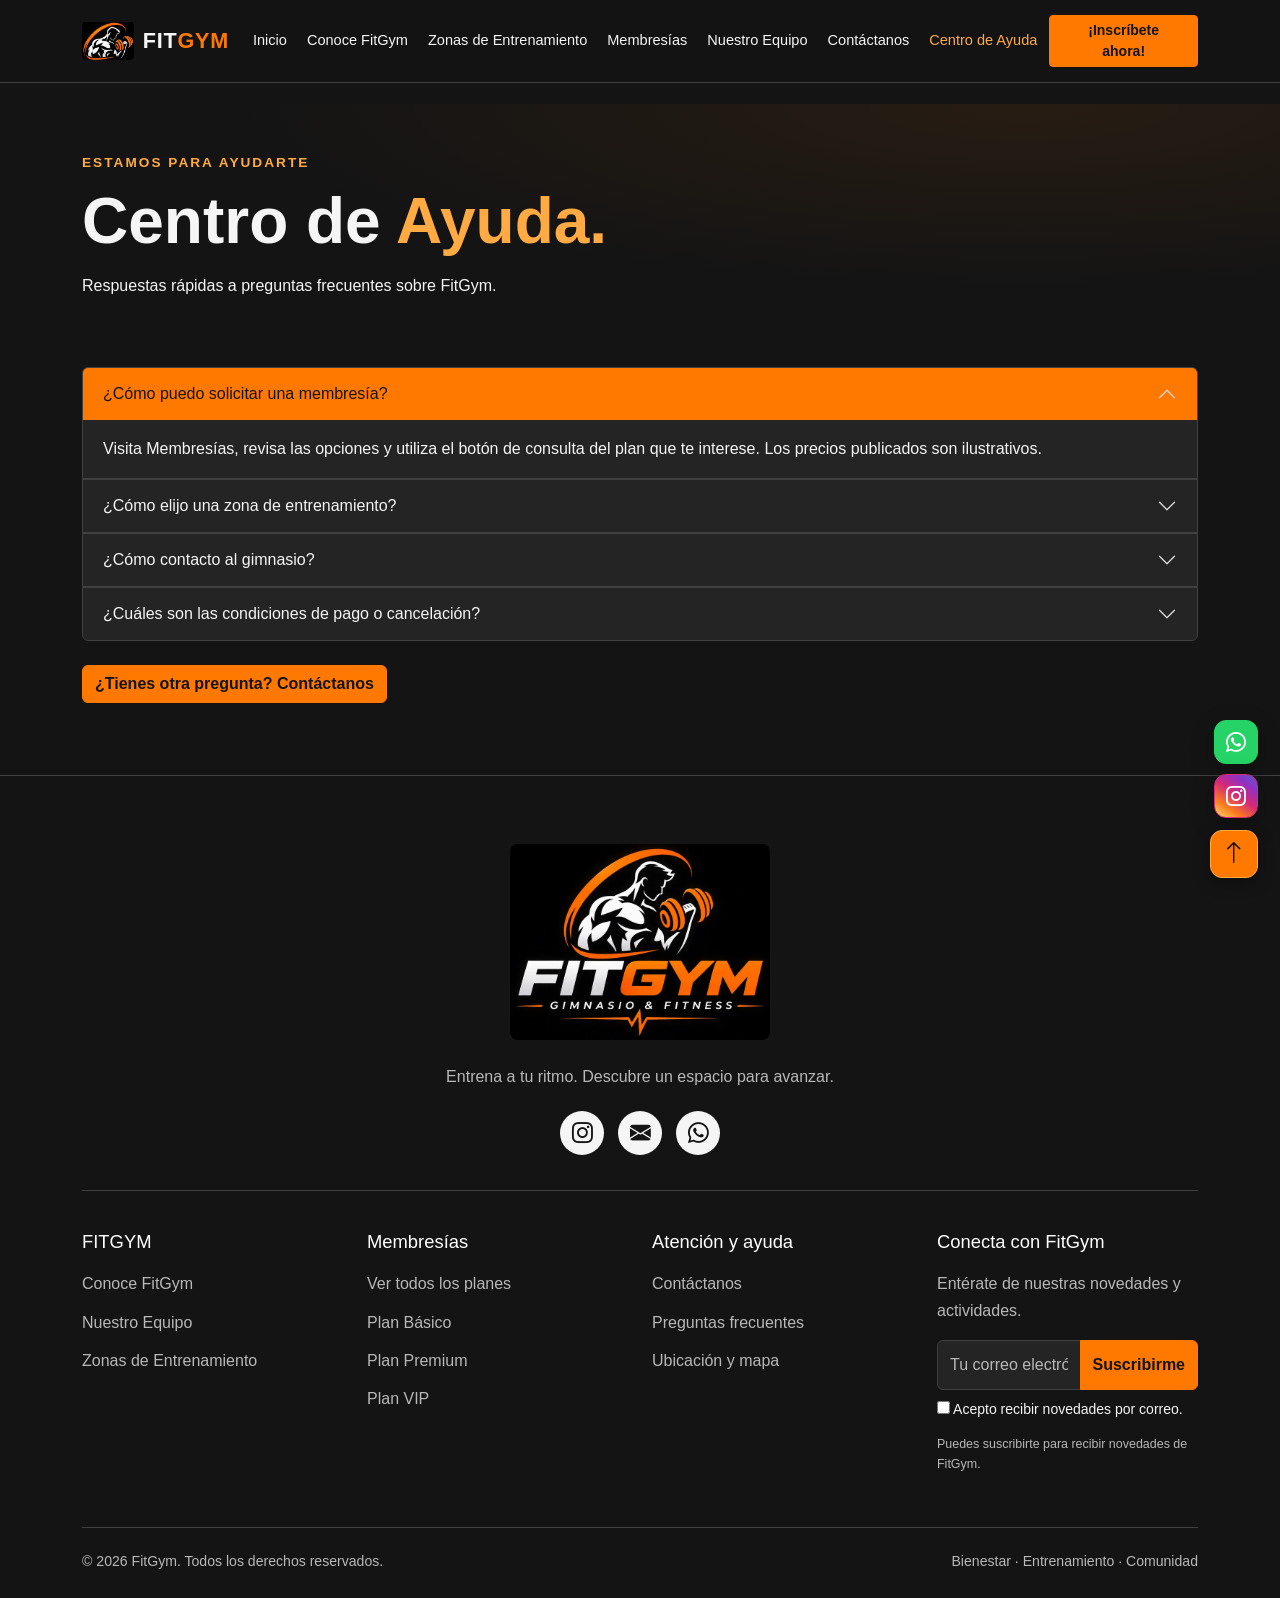
<file: ayuda.html>
<!DOCTYPE html>

<html lang="es">
<!-- Metadatos, título, estilos externos y recursos de identidad. --><head>
<!-- Codificación UTF-8 para caracteres en español. --><meta charset="utf-8"/>
<!-- Adapta el ancho de la página a la pantalla del dispositivo. --><meta content="width=device-width, initial-scale=1" name="viewport"/>
<meta content="FitGym: entrenamiento, bienestar y comunidad." name="description"/>
<title>Centro de Ayuda | FitGym</title>
<!-- Bootstrap 5: cuadrícula, componentes y utilidades responsive. --><link href="https://cdn.jsdelivr.net/npm/bootstrap@5.3.3/dist/css/bootstrap.min.css" rel="stylesheet"/>
<!-- Biblioteca de iconos de Bootstrap. --><link href="https://cdn.jsdelivr.net/npm/bootstrap-icons@1.11.3/font/bootstrap-icons.min.css" rel="stylesheet"/>
<!-- Hoja de estilos propia: personaliza Bootstrap y la identidad visual. --><link href="CCS/estilos.css" rel="stylesheet"/>
<!-- Icono de la pestaña del navegador. --><link rel="icon" type="image/png" href="IMG/favicon.png">
</head>
<body>
<!-- Menú fijo compartido: permite navegar entre las páginas. --><nav class="navbar navbar-expand-lg navbar-dark fixed-top nav-glass">
<div class="container"><!-- Logo compacto y enlace de regreso al inicio. --><a class="navbar-brand fw-bold fit-brand" href="index.html"><img class="fitgym-nav-logo" src="IMG/logo-fitgym-icon.webp" alt="" width="52" height="40"><span class="fitgym-wordmark">FIT<strong>GYM</strong></span></a><button aria-controls="menu" aria-expanded="false" aria-label="Abrir menú" class="navbar-toggler" data-bs-target="#menu" data-bs-toggle="collapse" type="button"><span class="navbar-toggler-icon"></span></button>
<!-- Contenedor del menú adaptable de Bootstrap. --><div class="collapse navbar-collapse" id="menu">
<ul class="navbar-nav ms-auto align-items-lg-center gap-lg-3">
<li class="nav-item"><a class="nav-link" href="index.html">Inicio</a></li>
<li class="nav-item"><a class="nav-link" href="nosotos.html">Conoce FitGym</a></li>
<li class="nav-item"><a class="nav-link" href="servicios.html">Zonas de Entrenamiento</a></li>
<li class="nav-item"><a class="nav-link" href="planes.html">Membresías</a></li>
<li class="nav-item"><a class="nav-link" href="entrenadores.html">Nuestro Equipo</a></li>

<li class="nav-item"><a class="nav-link" href="contacto.html">Contáctanos</a></li>
<li class="nav-item"><a class="nav-link active" href="ayuda.html">Centro de Ayuda</a></li><li class="nav-item"><a class="btn btn-primary btn-sm px-3" href="planes.html">¡Inscríbete ahora!</a></li>
</ul>
</div>
</div>
</nav>
<!-- Contenido principal específico de esta página. --><main class="inner-page"><!-- Encabezado introductorio de la página interior. --><section class="inner-hero"><div class="container"><p class="eyebrow">ESTAMOS PARA AYUDARTE</p><h1>Centro de <span class="text-blue">Ayuda.</span></h1><p>Respuestas rápidas a preguntas frecuentes sobre FitGym.</p></div></section><!-- Bloque de contenido organizado mediante la cuadrícula de Bootstrap. --><section class="section-space"><div class="container"><div class="accordion faq-accordion" id="faqFitGym"><!-- Pregunta frecuente desplegable. --><div class="accordion-item"><h2 class="accordion-header"><button class="accordion-button" data-bs-target="#faq1" data-bs-toggle="collapse" type="button">¿Cómo puedo solicitar una membresía?</button></h2><div class="accordion-collapse collapse show" data-bs-parent="#faqFitGym" id="faq1"><div class="accordion-body">Visita Membresías, revisa las opciones y utiliza el botón de consulta del plan que te interese. Los precios publicados son ilustrativos.</div></div></div><!-- Pregunta frecuente desplegable. --><div class="accordion-item"><h2 class="accordion-header"><button class="accordion-button collapsed" data-bs-target="#faq2" data-bs-toggle="collapse" type="button">¿Cómo elijo una zona de entrenamiento?</button></h2><div class="accordion-collapse collapse" data-bs-parent="#faqFitGym" id="faq2"><div class="accordion-body">Puedes explorar nuestras zonas de entrenamiento y consultar al equipo para elegir actividades según tus metas y preferencias.</div></div></div><!-- Pregunta frecuente desplegable. --><div class="accordion-item"><h2 class="accordion-header"><button class="accordion-button collapsed" data-bs-target="#faq3" data-bs-toggle="collapse" type="button">¿Cómo contacto al gimnasio?</button></h2><div class="accordion-collapse collapse" data-bs-parent="#faqFitGym" id="faq3"><div class="accordion-body">Usa el formulario de Contáctanos. El envío se habilita cuando se configure la clave de Web3Forms.</div></div></div><!-- Pregunta frecuente desplegable. --><div class="accordion-item"><h2 class="accordion-header"><button class="accordion-button collapsed" data-bs-target="#faq4" data-bs-toggle="collapse" type="button">¿Cuáles son las condiciones de pago o cancelación?</button></h2><div class="accordion-collapse collapse" data-bs-parent="#faqFitGym" id="faq4"><div class="accordion-body">Las condiciones definitivas deben confirmarse directamente con FitGym antes de contratar una membresía.</div></div></div></div><div class="mt-4"><a class="btn btn-primary" href="contacto.html">¿Tienes otra pregunta? Contáctanos</a></div></div></section></main>
<!-- Pie de página compartido: identidad, enlaces, redes y suscripción. --><footer class="fit-footer footer-expanded"><div class="container">
<div class="footer-brand-block text-center"><a class="footer-logo" href="index.html"><img class="fitgym-footer-logo" src="IMG/logo-fitgym.webp" alt="FitGym — Gimnasio y Fitness" loading="lazy"></a><p>Entrena a tu ritmo. Descubre un espacio para avanzar.</p><div class="footer-socials"><a aria-label="Instagram" href="https://www.instagram.com/aizen_soske33/" rel="noopener noreferrer" target="_blank"><i class="bi bi-instagram"></i></a><a aria-label="Correo y contacto" href="contacto.html"><i class="bi bi-envelope-fill"></i></a><a aria-label="WhatsApp (número por configurar)" href="https://wa.me/573000000000" rel="noopener noreferrer" target="_blank"><i class="bi bi-whatsapp"></i></a></div></div>
<div class="row g-4 footer-main"><div class="col-lg-3 col-sm-6"><h3>FITGYM</h3><div class="footer-links"><a href="nosotos.html">Conoce FitGym</a><a href="entrenadores.html">Nuestro Equipo</a><a href="servicios.html">Zonas de Entrenamiento</a></div></div>
<div class="col-lg-3 col-sm-6"><h3>Membresías</h3><div class="footer-links"><a href="planes.html">Ver todos los planes</a><a href="planes.html?plan=Basico">Plan Básico</a><a href="planes.html?plan=Premium">Plan Premium</a><a href="planes.html?plan=VIP">Plan VIP</a></div></div>
<div class="col-lg-3 col-sm-6"><h3>Atención y ayuda</h3><div class="footer-links"><a href="contacto.html">Contáctanos</a><a href="ayuda.html">Preguntas frecuentes</a><a href="contacto.html#ubicacion">Ubicación y mapa</a></div></div>
<div class="col-lg-3 col-sm-6"><h3>Conecta con FitGym</h3><p>Entérate de nuestras novedades y actividades.</p><!-- Formulario de suscripción: JavaScript genera el TXT y envía el correo. --><form class="newsletter-form" novalidate=""><label class="visually-hidden" for="newsletter-email">Correo electrónico</label><div class="input-group"><input class="form-control" id="newsletter-email" name="email" placeholder="Tu correo electrónico" required="" type="email"/><button class="btn btn-primary" type="submit">Suscribirme</button></div><label class="small mt-2"><input type="checkbox" name="consentimiento" value="si" required> Acepto recibir novedades por correo.</label><div class="newsletter-status small mt-2" role="status"></div></form><p class="small footer-note">Puedes suscribirte para recibir novedades de FitGym.</p></div></div>
<!-- Derechos reservados y año actualizado por JavaScript. --><div class="footer-bottom d-flex flex-column flex-md-row justify-content-between gap-2"><span>© <span class="current-year"></span> FitGym. Todos los derechos reservados.</span><span>Bienestar · Entrenamiento · Comunidad</span></div></div></footer>
<!-- Accesos flotantes a WhatsApp e Instagram. --><div class="social-float"><a aria-label="WhatsApp (configurar número real)" class="whatsapp" href="https://wa.me/573000000000" rel="noopener noreferrer" target="_blank" title="WhatsApp"><i class="bi bi-whatsapp"></i></a><a aria-label="Abrir Instagram" href="https://www.instagram.com/aizen_soske33/" rel="noopener noreferrer" target="_blank" title="Instagram"><i class="bi bi-instagram"></i></a>
</div>
<!-- Botón para regresar suavemente a la parte superior. --><button aria-label="Volver al inicio" class="back-top" id="backTop" title="Volver al inicio" type="button">
<i class="bi bi-arrow-up"></i>
</button>
<!-- JavaScript de Bootstrap: activa carrusel, modales, acordeones y menú. --><script src="https://cdn.jsdelivr.net/npm/bootstrap@5.3.3/dist/js/bootstrap.bundle.min.js"></script>
<!-- Lógica propia de FitGym: formularios, TXT, correo y eventos. --><script src="JS/codigo.js"></script>
</body>
</html>
</file>
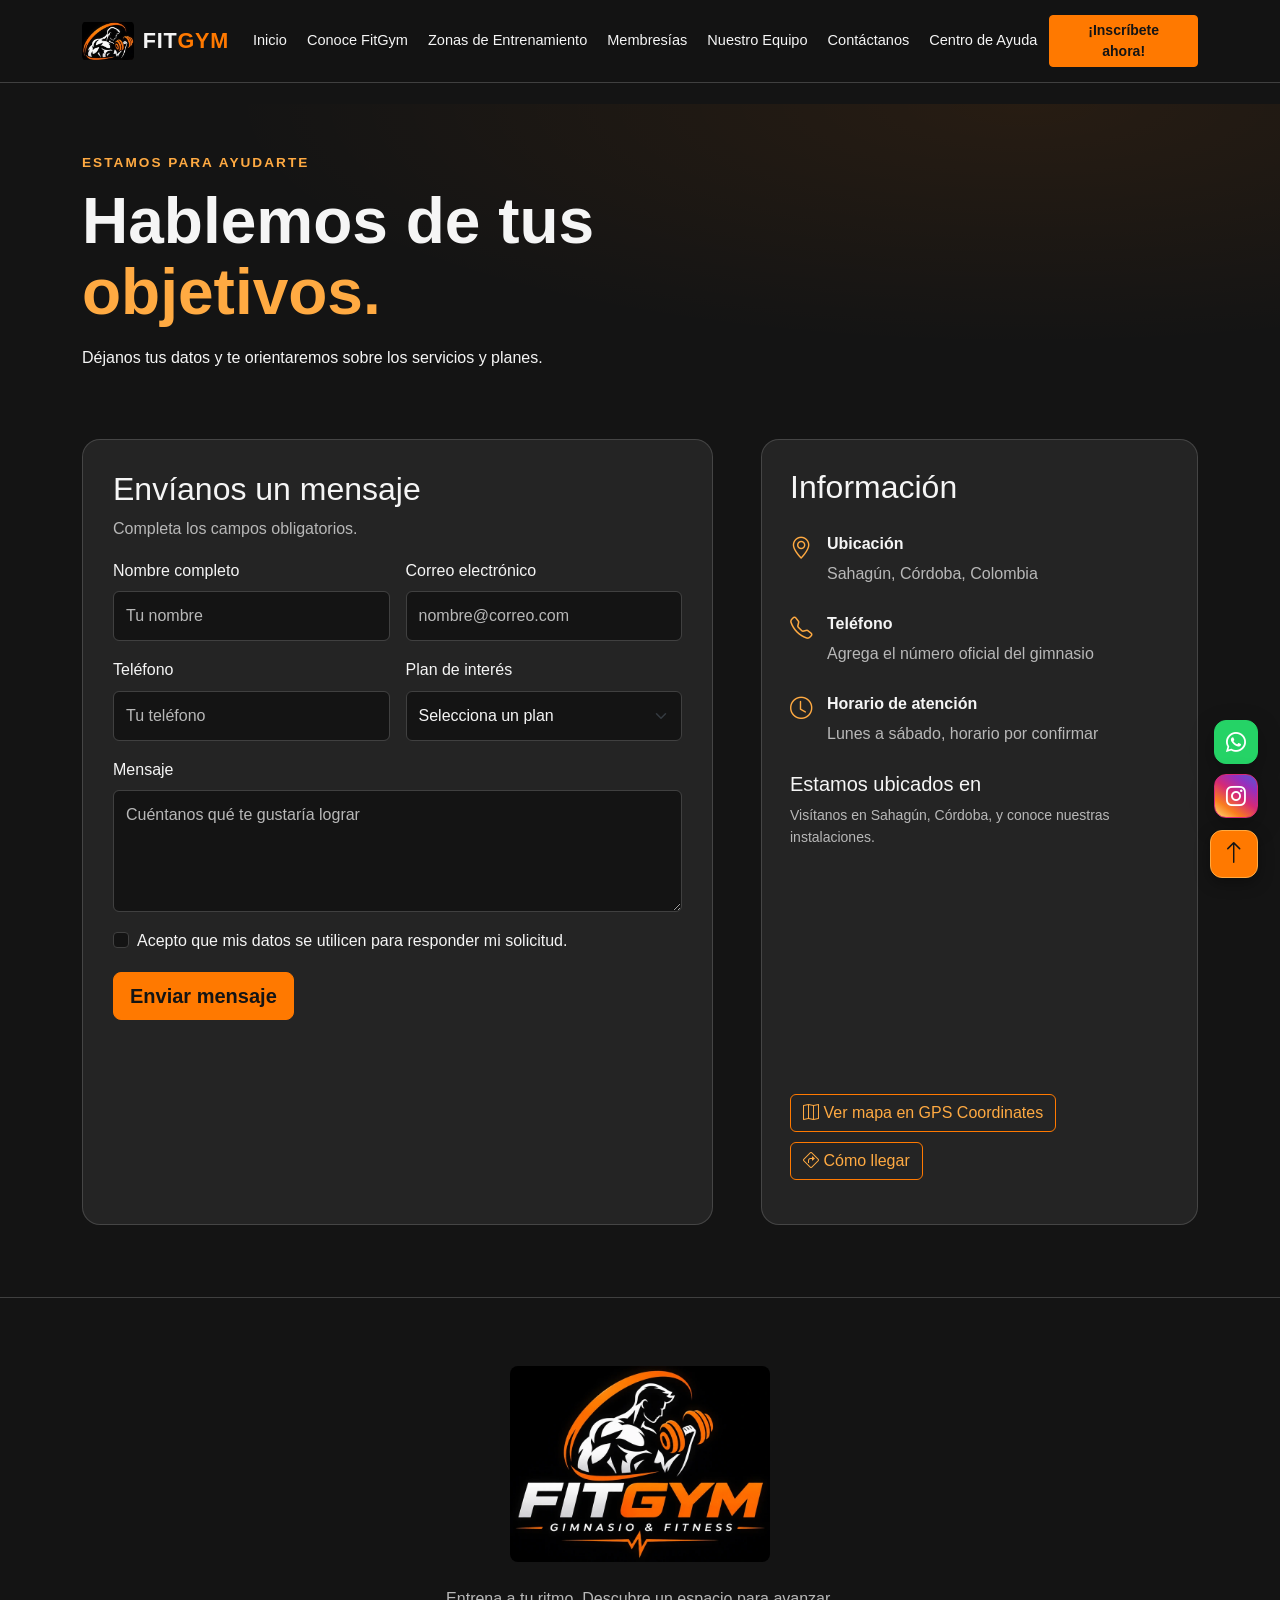
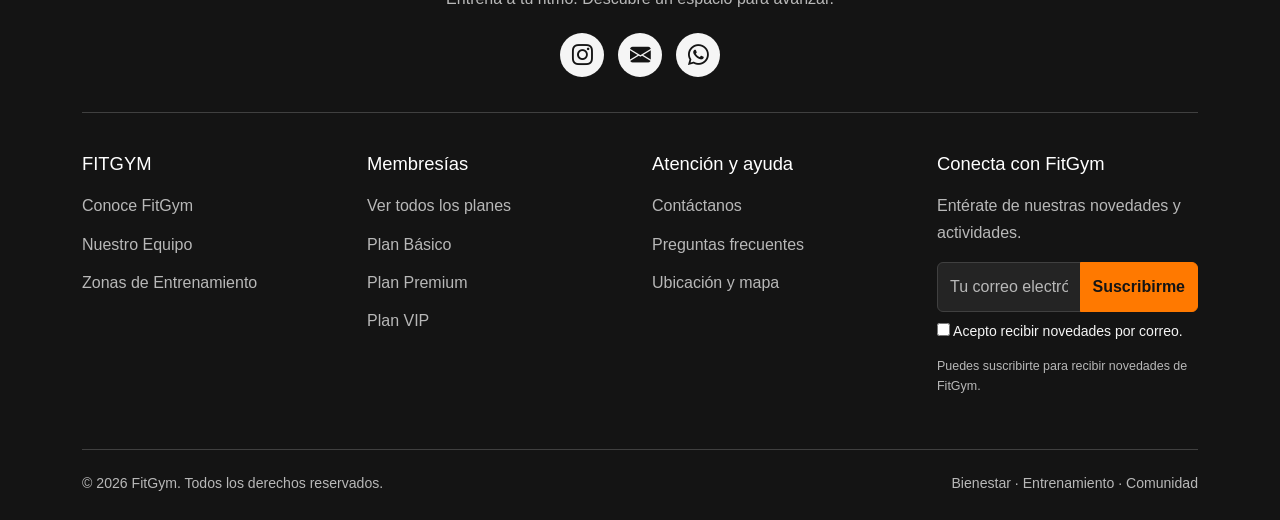
<file: contacto.html>
<!DOCTYPE html>

<html lang="es">

<!-- Metadatos, título, estilos externos y recursos de identidad. --><head>
    <!-- Codificación UTF-8 para caracteres en español. --><meta charset="utf-8" />
    <!-- Adapta el ancho de la página a la pantalla del dispositivo. --><meta content="width=device-width, initial-scale=1" name="viewport" />
    <meta content="FitGym: entrenamiento, bienestar y comunidad." name="description" />
    <title>Contáctanos | FitGym</title>
    <!-- Bootstrap 5: cuadrícula, componentes y utilidades responsive. --><link href="https://cdn.jsdelivr.net/npm/bootstrap@5.3.3/dist/css/bootstrap.min.css" rel="stylesheet" />
    <!-- Biblioteca de iconos de Bootstrap. --><link href="https://cdn.jsdelivr.net/npm/bootstrap-icons@1.11.3/font/bootstrap-icons.min.css" rel="stylesheet" />
    <!-- Hoja de estilos propia: personaliza Bootstrap y la identidad visual. --><link href="CCS/estilos.css" rel="stylesheet" />
<!-- Icono de la pestaña del navegador. --><link rel="icon" type="image/png" href="IMG/favicon.png">
</head>

<body>
    <!-- Menú fijo compartido: permite navegar entre las páginas. --><nav class="navbar navbar-expand-lg navbar-dark fixed-top nav-glass">
        <div class="container"><!-- Logo compacto y enlace de regreso al inicio. --><a class="navbar-brand fw-bold fit-brand" href="index.html"><img class="fitgym-nav-logo" src="IMG/logo-fitgym-icon.webp" alt="" width="52" height="40"><span class="fitgym-wordmark">FIT<strong>GYM</strong></span></a><button aria-controls="menu"
                aria-expanded="false" aria-label="Abrir menú" class="navbar-toggler" data-bs-target="#menu"
                data-bs-toggle="collapse" type="button"><span class="navbar-toggler-icon"></span></button>
            <!-- Contenedor del menú adaptable de Bootstrap. --><div class="collapse navbar-collapse" id="menu">
                <ul class="navbar-nav ms-auto align-items-lg-center gap-lg-3">
                    <li class="nav-item"><a class="nav-link" href="index.html">Inicio</a></li>
                    <li class="nav-item"><a class="nav-link" href="nosotos.html">Conoce FitGym</a></li>
                    <li class="nav-item"><a class="nav-link" href="servicios.html">Zonas de Entrenamiento</a></li>
                    <li class="nav-item"><a class="nav-link" href="planes.html">Membresías</a></li>
                    <li class="nav-item"><a class="nav-link" href="entrenadores.html">Nuestro Equipo</a></li>
                    <li class="nav-item"><a class="nav-link" href="contacto.html">Contáctanos</a></li>
                    <li class="nav-item"><a class="nav-link" href="ayuda.html">Centro de Ayuda</a></li>
                    <li class="nav-item"><a class="btn btn-primary btn-sm px-3" href="planes.html">¡Inscríbete
                            ahora!</a></li>
                </ul>
            </div>
        </div>
    </nav>
    <!-- Contenido principal específico de esta página. --><main class="inner-page">
        <!-- Encabezado introductorio de la página interior. --><section class="inner-hero">
            <div class="container">
                <p class="eyebrow">ESTAMOS PARA AYUDARTE</p>
                <h1>Hablemos de tus<br /><span class="text-blue">objetivos.</span></h1>
                <p>Déjanos tus datos y te orientaremos sobre los servicios y planes.</p>
            </div>
        </section>
        <!-- Bloque de contenido organizado mediante la cuadrícula de Bootstrap. --><section class="section-space">
            <div class="container">
                <div class="row g-5">
                    <div class="col-lg-7">
                        <div class="form-panel">
                            <h2>Envíanos un mensaje</h2>
                            <p class="muted-copy">Completa los campos obligatorios.</p>
                            <!-- Formulario de contacto: recoge los datos y los entrega a codigo.js. --><form  data-web3forms="true" id="contactForm"
                                method="post" novalidate=""><!-- Campo oculto para transmitir información auxiliar del formulario. --><input name="access_key" type="hidden" value="" /><input
                                    autocomplete="off" class="d-none" name="botcheck" tabindex="-1" type="checkbox" />
                                <div class="row g-3">
                                    <div class="col-md-6"><label class="form-label" for="nombre">Nombre
                                            completo</label><input class="form-control" id="nombre" minlength="3"
                                            name="nombre" placeholder="Tu nombre" required="" type="text" />
                                        <!-- Mensaje de validación de Bootstrap para datos incorrectos. --><div class="invalid-feedback">Escribe un nombre de al menos 3 caracteres.</div>
                                    </div>
                                    <div class="col-md-6"><label class="form-label" for="correo">Correo
                                            electrónico</label><input class="form-control" id="correo" name="email"
                                            placeholder="nombre@correo.com" required="" type="email" />
                                        <!-- Mensaje de validación de Bootstrap para datos incorrectos. --><div class="invalid-feedback">Ingresa un correo válido.</div>
                                    </div>
                                    <div class="col-md-6"><label class="form-label"
                                            for="telefono">Teléfono</label><input class="form-control" id="telefono"
                                            name="telefono" pattern="[0-9+()\s-]{7,18}" placeholder="Tu teléfono"
                                            required="" type="tel" />
                                        <!-- Mensaje de validación de Bootstrap para datos incorrectos. --><div class="invalid-feedback">Ingresa un teléfono válido.</div>
                                    </div>
                                    <div class="col-md-6"><label class="form-label" for="plan">Plan de
                                            interés</label><select class="form-select" id="plan" name="plan"
                                            required="">
                                            <option value="">Selecciona un plan</option>
                                            <option>Básico</option>
                                            <option>Premium</option>
                                            <option>VIP</option>
                                            <option>Quiero más información</option>
                                        </select>
                                        <!-- Mensaje de validación de Bootstrap para datos incorrectos. --><div class="invalid-feedback">Selecciona una opción.</div>
                                    </div>
                                    <div class="col-12"><label class="form-label" for="mensaje">Mensaje</label><textarea
                                            class="form-control" id="mensaje" minlength="10" name="mensaje"
                                            placeholder="Cuéntanos qué te gustaría lograr" required=""
                                            rows="4"></textarea>
                                        <!-- Mensaje de validación de Bootstrap para datos incorrectos. --><div class="invalid-feedback">Escribe un mensaje de al menos 10 caracteres.
                                        </div>
                                    </div>
                                    <div class="col-12">
                                        <div class="form-check"><input class="form-check-input" id="privacidad" name="consentimiento" value="si"
                                                required="" type="checkbox" /><label class="form-check-label"
                                                for="privacidad">Acepto que mis datos se utilicen para responder mi
                                                solicitud.</label>
                                            <!-- Mensaje de validación de Bootstrap para datos incorrectos. --><div class="invalid-feedback">Debes aceptar para continuar.</div>
                                        </div>
                                    </div>
                                    <div class="col-12"><button class="btn btn-blue btn-lg" type="submit">Enviar
                                            mensaje</button></div>
                                </div>
                                <div class="alert mt-3 d-none" id="formAlert" role="status"></div>
                            </form>
                        </div>
                    </div>
                    <div class="col-lg-5">
                        <div class="contact-info">
                            <h2>Información</h2>
                            <div class="contact-line"><i class="bi bi-geo-alt"></i>
                                <div><strong>Ubicación</strong>
                                    <p>Sahagún, Córdoba, Colombia</p>
                                </div>
                            </div>
                            <div class="contact-line"><i class="bi bi-telephone"></i>
                                <div><strong>Teléfono</strong>
                                    <p>Agrega el número oficial del gimnasio</p>
                                </div>
                            </div>
                            <div class="contact-line"><i class="bi bi-clock"></i>
                                <div><strong>Horario de atención</strong>
                                    <p>Lunes a sábado, horario por confirmar</p>
                                </div>
                            </div>
                            <div id="ubicacion" class="mt-4">
                                <h3 class="h5">Estamos ubicados en</h3>
                                <p class="small muted-copy">Visítanos en Sahagún, Córdoba, y conoce nuestras instalaciones.</p>
                                <div class="ratio ratio-16x9"><!-- Mapa externo con la ubicación fija del gimnasio. --><iframe id="locationMap" loading="lazy"
                                        src="https://www.openstreetmap.org/export/embed.html?bbox=-75.447030%2C8.931486%2C-75.437030%2C8.941486&amp;layer=mapnik&amp;marker=8.936486%2C-75.442030"
                                        title="Ubicación de FitGym en Sahagún"></iframe></div>
                                <div class="map-actions">
                                    <a class="btn btn-outline-primary" href="https://www.gps-coordinates.net/latitude-longitude/8.936486/-75.442030/17/roadmap" target="_blank" rel="noopener noreferrer"><i class="bi bi-map"></i> Ver mapa en GPS Coordinates</a>
                                    <a class="btn btn-outline-primary" href="https://www.google.com/maps/dir/?api=1&amp;destination=8.936486%2C-75.442030" target="_blank" rel="noopener noreferrer"><i class="bi bi-sign-turn-right"></i> Cómo llegar</a>
                                </div>
                            </div>
                        </div>
                    </div>
                </div>
            </div>
        </section>
    </main>
    <!-- Pie de página compartido: identidad, enlaces, redes y suscripción. --><footer class="fit-footer footer-expanded">
        <div class="container">
            <div class="footer-brand-block text-center"><a class="footer-logo" href="index.html"><img class="fitgym-footer-logo" src="IMG/logo-fitgym.webp" alt="FitGym — Gimnasio y Fitness" loading="lazy"></a>
                <p>Entrena a tu ritmo. Descubre un espacio para avanzar.</p>
                <div class="footer-socials"><a aria-label="Instagram" href="https://www.instagram.com/aizen_soske33/"
                        rel="noopener noreferrer" target="_blank"><i class="bi bi-instagram"></i></a><a
                        aria-label="Correo y contacto" href="contacto.html"><i class="bi bi-envelope-fill"></i></a><a
                        aria-label="WhatsApp (número por configurar)" href="https://wa.me/573008131387"
                        rel="noopener noreferrer" target="_blank"><i class="bi bi-whatsapp"></i></a></div>
            </div>
            <div class="row g-4 footer-main">
                <div class="col-lg-3 col-sm-6">
                    <h3>FITGYM</h3>
                    <div class="footer-links"><a href="nosotos.html">Conoce FitGym</a><a
                            href="entrenadores.html">Nuestro Equipo</a><a href="servicios.html">Zonas de
                            Entrenamiento</a></div>
                </div>
                <div class="col-lg-3 col-sm-6">
                    <h3>Membresías</h3>
                    <div class="footer-links"><a href="planes.html">Ver todos los planes</a><a
                            href="planes.html?plan=Basico">Plan Básico</a><a href="planes.html?plan=Premium">Plan
                            Premium</a><a href="planes.html?plan=VIP">Plan VIP</a></div>
                </div>
                <div class="col-lg-3 col-sm-6">
                    <h3>Atención y ayuda</h3>
                    <div class="footer-links"><a href="contacto.html">Contáctanos</a><a href="ayuda.html">Preguntas
                            frecuentes</a><a href="contacto.html#ubicacion">Ubicación y mapa</a></div>
                </div>
                <div class="col-lg-3 col-sm-6">
                    <h3>Conecta con FitGym</h3>
                    <p>Entérate de nuestras novedades y actividades.</p>
                    <!-- Formulario de suscripción: JavaScript genera el TXT y envía el correo. --><form class="newsletter-form" novalidate=""><label class="visually-hidden"
                            for="newsletter-email">Correo electrónico</label>
                        <div class="input-group"><input class="form-control" id="newsletter-email" name="email"
                                placeholder="Tu correo electrónico" required="" type="email" /><button
                                class="btn btn-primary" type="submit">Suscribirme</button></div>
                        <label class="small mt-2"><input type="checkbox" name="consentimiento" value="si" required> Acepto recibir novedades por correo.</label><div class="newsletter-status small mt-2" role="status"></div>
                    </form>
                    <p class="small footer-note">Puedes suscribirte para recibir novedades de FitGym.</p>
                </div>
            </div>
            <!-- Derechos reservados y año actualizado por JavaScript. --><div class="footer-bottom d-flex flex-column flex-md-row justify-content-between gap-2"><span>© <span
                        class="current-year"></span> FitGym. Todos los derechos reservados.</span><span>Bienestar ·
                    Entrenamiento · Comunidad</span></div>
        </div>
    </footer>
    <!-- Accesos flotantes a WhatsApp e Instagram. --><div class="social-float"><a aria-label="WhatsApp (configurar número real)" class="whatsapp"
            href="https://wa.me/573008131387" rel="noopener noreferrer" target="_blank" title="WhatsApp"><i
                class="bi bi-whatsapp"></i></a><a aria-label="Abrir Instagram"
            href="https://www.instagram.com/aizen_soske33/" rel="noopener noreferrer" target="_blank"
            title="Instagram"><i class="bi bi-instagram"></i></a>
    </div>
    <!-- Botón para regresar suavemente a la parte superior. --><button aria-label="Volver al inicio" class="back-top" id="backTop" title="Volver al inicio" type="button">
        <i class="bi bi-arrow-up"></i>
    </button>
    <!-- JavaScript de Bootstrap: activa carrusel, modales, acordeones y menú. --><script src="https://cdn.jsdelivr.net/npm/bootstrap@5.3.3/dist/js/bootstrap.bundle.min.js"></script>
    <!-- Lógica propia de FitGym: formularios, TXT, correo y eventos. --><script src="JS/codigo.js"></script>
</body>

</html>
</file>
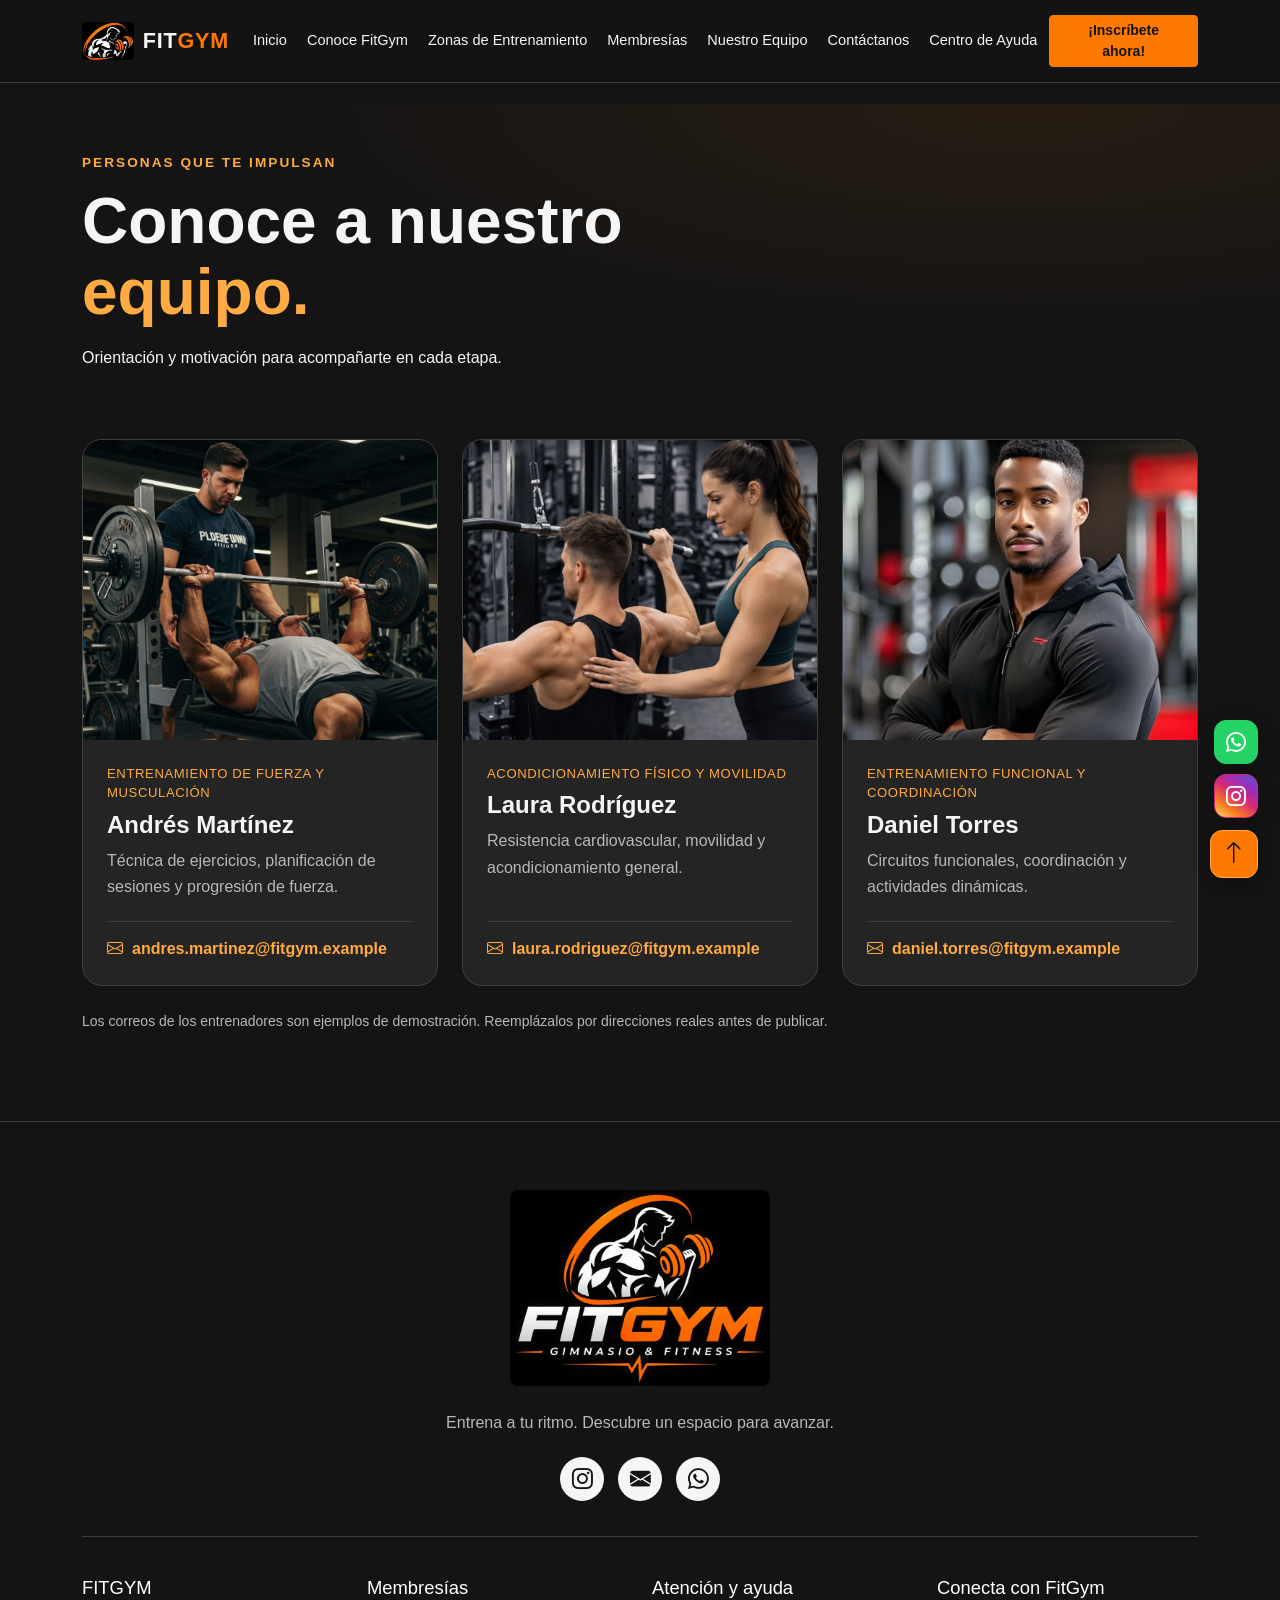
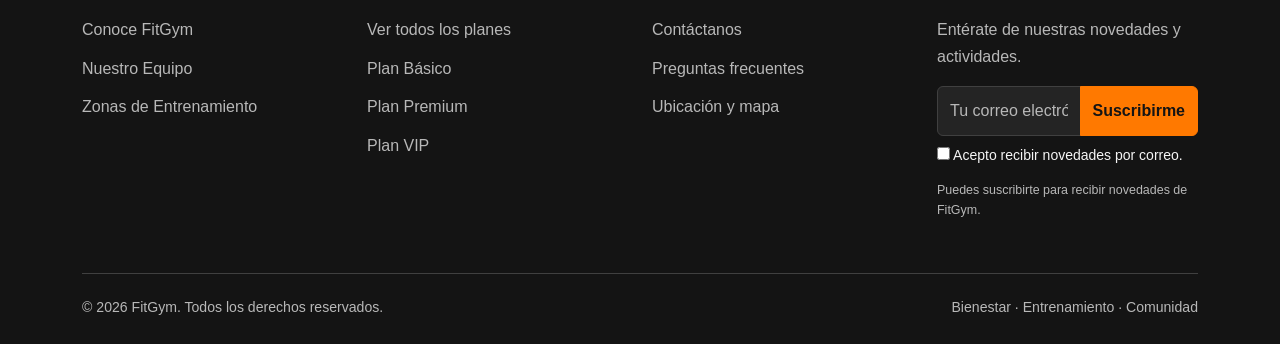
<file: entrenadores.html>
<!DOCTYPE html>

<html lang="es">
<!-- Metadatos, título, estilos externos y recursos de identidad. --><head>
<!-- Codificación UTF-8 para caracteres en español. --><meta charset="utf-8"/>
<!-- Adapta el ancho de la página a la pantalla del dispositivo. --><meta content="width=device-width, initial-scale=1" name="viewport"/>
<meta content="FitGym: entrenamiento, bienestar y comunidad." name="description"/>
<title>Nuestro Equipo | FitGym</title>
<!-- Bootstrap 5: cuadrícula, componentes y utilidades responsive. --><link href="https://cdn.jsdelivr.net/npm/bootstrap@5.3.3/dist/css/bootstrap.min.css" rel="stylesheet"/>
<!-- Biblioteca de iconos de Bootstrap. --><link href="https://cdn.jsdelivr.net/npm/bootstrap-icons@1.11.3/font/bootstrap-icons.min.css" rel="stylesheet"/>
<!-- Hoja de estilos propia: personaliza Bootstrap y la identidad visual. --><link href="CCS/estilos.css" rel="stylesheet"/>
<!-- Icono de la pestaña del navegador. --><link rel="icon" type="image/png" href="IMG/favicon.png">
</head>
<body>
<!-- Menú fijo compartido: permite navegar entre las páginas. --><nav class="navbar navbar-expand-lg navbar-dark fixed-top nav-glass">
<div class="container"><!-- Logo compacto y enlace de regreso al inicio. --><a class="navbar-brand fw-bold fit-brand" href="index.html"><img class="fitgym-nav-logo" src="IMG/logo-fitgym-icon.webp" alt="" width="52" height="40"><span class="fitgym-wordmark">FIT<strong>GYM</strong></span></a><button aria-controls="menu" aria-expanded="false" aria-label="Abrir menú" class="navbar-toggler" data-bs-target="#menu" data-bs-toggle="collapse" type="button"><span class="navbar-toggler-icon"></span></button>
<!-- Contenedor del menú adaptable de Bootstrap. --><div class="collapse navbar-collapse" id="menu">
<ul class="navbar-nav ms-auto align-items-lg-center gap-lg-3">
<li class="nav-item"><a class="nav-link" href="index.html">Inicio</a></li>
<li class="nav-item"><a class="nav-link" href="nosotos.html">Conoce FitGym</a></li>
<li class="nav-item"><a class="nav-link" href="servicios.html">Zonas de Entrenamiento</a></li>
<li class="nav-item"><a class="nav-link" href="planes.html">Membresías</a></li>
<li class="nav-item"><a class="nav-link" href="entrenadores.html">Nuestro Equipo</a></li>

<li class="nav-item"><a class="nav-link" href="contacto.html">Contáctanos</a></li>
<li class="nav-item"><a class="nav-link" href="ayuda.html">Centro de Ayuda</a></li><li class="nav-item"><a class="btn btn-primary btn-sm px-3" href="planes.html">¡Inscríbete ahora!</a></li>
</ul>
</div>
</div>
</nav>
<!-- Contenido principal específico de esta página. --><main class="inner-page">
<!-- Encabezado introductorio de la página interior. --><section class="inner-hero">
<div class="container">
<p class="eyebrow">PERSONAS QUE TE IMPULSAN</p>
<h1>Conoce a nuestro<br/><span class="text-blue">equipo.</span></h1>
<p>Orientación y motivación para acompañarte en cada etapa.</p>
</div>
</section>
<!-- Bloque de contenido organizado mediante la cuadrícula de Bootstrap. --><section class="section-space">
<div class="container">
<div class="row g-4">
<div class="col-md-4">
<article class="trainer-card"><img alt="Entrenador de fuerza" src="IMG/entrenador1.jpeg"/>
<div class="p-4"><span class="trainer-role">ENTRENAMIENTO DE FUERZA Y MUSCULACIÓN</span>
<h3>Andrés Martínez</h3>
<p>Técnica de ejercicios, planificación de sesiones y progresión de fuerza.</p>
<a class="trainer-email" href="mailto:andres.martinez@fitgym.example"><i class="bi bi-envelope"></i> andres.martinez@fitgym.example</a></div>
</article>
</div>
<div class="col-md-4">
<article class="trainer-card"><img alt="Entrenadora" src="IMG/entrenador.jpeg"/>
<div class="p-4"><span class="trainer-role">ACONDICIONAMIENTO FÍSICO Y MOVILIDAD</span>
<h3>Laura Rodríguez</h3>
<p>Resistencia cardiovascular, movilidad y acondicionamiento general.</p>
<a class="trainer-email" href="mailto:laura.rodriguez@fitgym.example"><i class="bi bi-envelope"></i> laura.rodriguez@fitgym.example</a></div>
</article>
</div>
<div class="col-md-4">
<article class="trainer-card"><img alt="Entrenador funcional" src="IMG/entrenador2.jpeg"/>
<div class="p-4"><span class="trainer-role">ENTRENAMIENTO FUNCIONAL Y COORDINACIÓN</span>
<h3>Daniel Torres</h3>
<p>Circuitos funcionales, coordinación y actividades dinámicas.</p>
<a class="trainer-email" href="mailto:daniel.torres@fitgym.example"><i class="bi bi-envelope"></i> daniel.torres@fitgym.example</a></div>
</article>
</div>
</div>
<p class="small muted-copy mt-4">Los correos de los entrenadores son ejemplos de demostración. Reemplázalos por direcciones reales antes de publicar.</p>
</div>
</section>
</main>
<!-- Pie de página compartido: identidad, enlaces, redes y suscripción. --><footer class="fit-footer footer-expanded"><div class="container">
<div class="footer-brand-block text-center"><a class="footer-logo" href="index.html"><img class="fitgym-footer-logo" src="IMG/logo-fitgym.webp" alt="FitGym — Gimnasio y Fitness" loading="lazy"></a><p>Entrena a tu ritmo. Descubre un espacio para avanzar.</p><div class="footer-socials"><a aria-label="Instagram" href="https://www.instagram.com/aizen_soske33/" rel="noopener noreferrer" target="_blank"><i class="bi bi-instagram"></i></a><a aria-label="Correo y contacto" href="contacto.html"><i class="bi bi-envelope-fill"></i></a><a aria-label="WhatsApp (número por configurar)" href="https://wa.me/573000000000" rel="noopener noreferrer" target="_blank"><i class="bi bi-whatsapp"></i></a></div></div>
<div class="row g-4 footer-main"><div class="col-lg-3 col-sm-6"><h3>FITGYM</h3><div class="footer-links"><a href="nosotos.html">Conoce FitGym</a><a href="entrenadores.html">Nuestro Equipo</a><a href="servicios.html">Zonas de Entrenamiento</a></div></div>
<div class="col-lg-3 col-sm-6"><h3>Membresías</h3><div class="footer-links"><a href="planes.html">Ver todos los planes</a><a href="planes.html?plan=Basico">Plan Básico</a><a href="planes.html?plan=Premium">Plan Premium</a><a href="planes.html?plan=VIP">Plan VIP</a></div></div>
<div class="col-lg-3 col-sm-6"><h3>Atención y ayuda</h3><div class="footer-links"><a href="contacto.html">Contáctanos</a><a href="ayuda.html">Preguntas frecuentes</a><a href="contacto.html#ubicacion">Ubicación y mapa</a></div></div>
<div class="col-lg-3 col-sm-6"><h3>Conecta con FitGym</h3><p>Entérate de nuestras novedades y actividades.</p><!-- Formulario de suscripción: JavaScript genera el TXT y envía el correo. --><form class="newsletter-form" novalidate=""><label class="visually-hidden" for="newsletter-email">Correo electrónico</label><div class="input-group"><input class="form-control" id="newsletter-email" name="email" placeholder="Tu correo electrónico" required="" type="email"/><button class="btn btn-primary" type="submit">Suscribirme</button></div><label class="small mt-2"><input type="checkbox" name="consentimiento" value="si" required> Acepto recibir novedades por correo.</label><div class="newsletter-status small mt-2" role="status"></div></form><p class="small footer-note">Puedes suscribirte para recibir novedades de FitGym.</p></div></div>
<!-- Derechos reservados y año actualizado por JavaScript. --><div class="footer-bottom d-flex flex-column flex-md-row justify-content-between gap-2"><span>© <span class="current-year"></span> FitGym. Todos los derechos reservados.</span><span>Bienestar · Entrenamiento · Comunidad</span></div></div></footer>
<!-- Accesos flotantes a WhatsApp e Instagram. --><div class="social-float"><a aria-label="WhatsApp (configurar número real)" class="whatsapp" href="https://wa.me/573000000000" rel="noopener noreferrer" target="_blank" title="WhatsApp"><i class="bi bi-whatsapp"></i></a><a aria-label="Abrir Instagram" href="https://www.instagram.com/aizen_soske33/" rel="noopener noreferrer" target="_blank" title="Instagram"><i class="bi bi-instagram"></i></a>
</div>
<!-- Botón para regresar suavemente a la parte superior. --><button aria-label="Volver al inicio" class="back-top" id="backTop" title="Volver al inicio" type="button">
<i class="bi bi-arrow-up"></i>
</button>
<!-- JavaScript de Bootstrap: activa carrusel, modales, acordeones y menú. --><script src="https://cdn.jsdelivr.net/npm/bootstrap@5.3.3/dist/js/bootstrap.bundle.min.js"></script>
<!-- Lógica propia de FitGym: formularios, TXT, correo y eventos. --><script src="JS/codigo.js"></script>
</body>
</html>
</file>
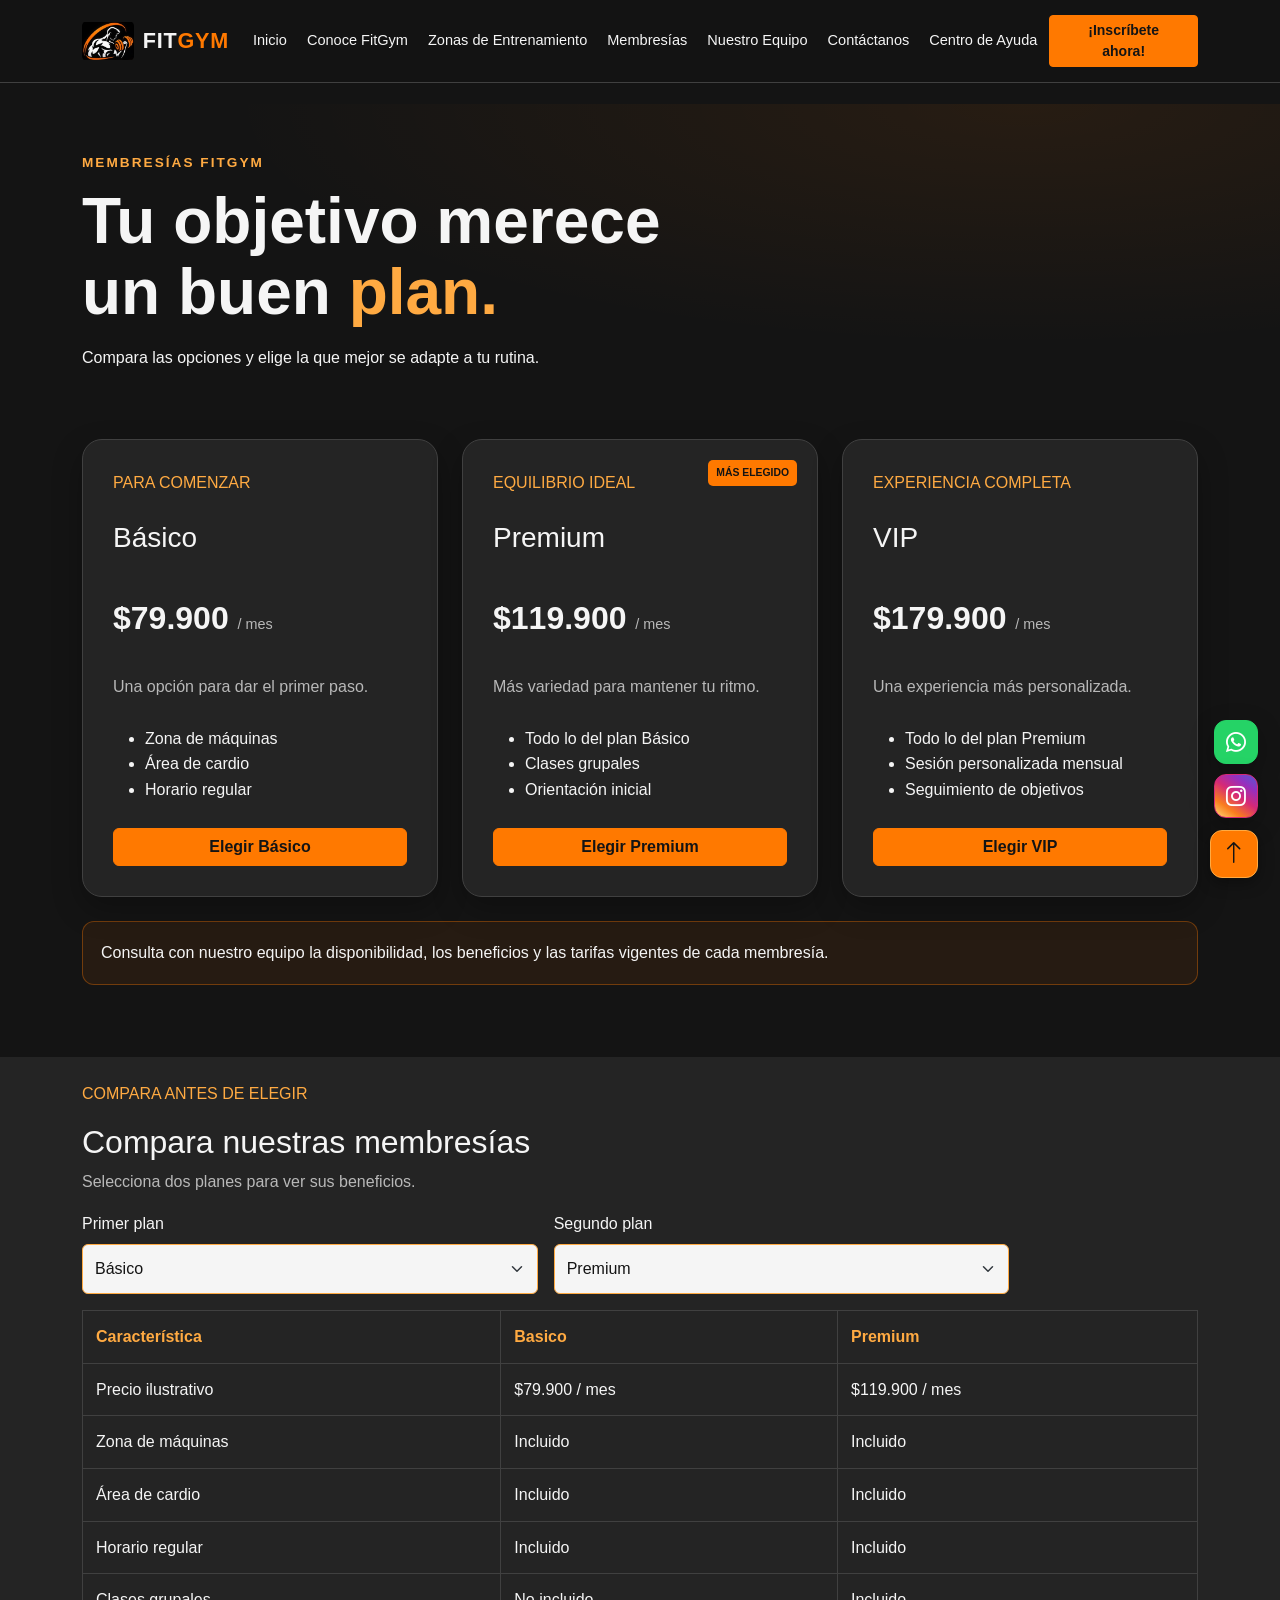
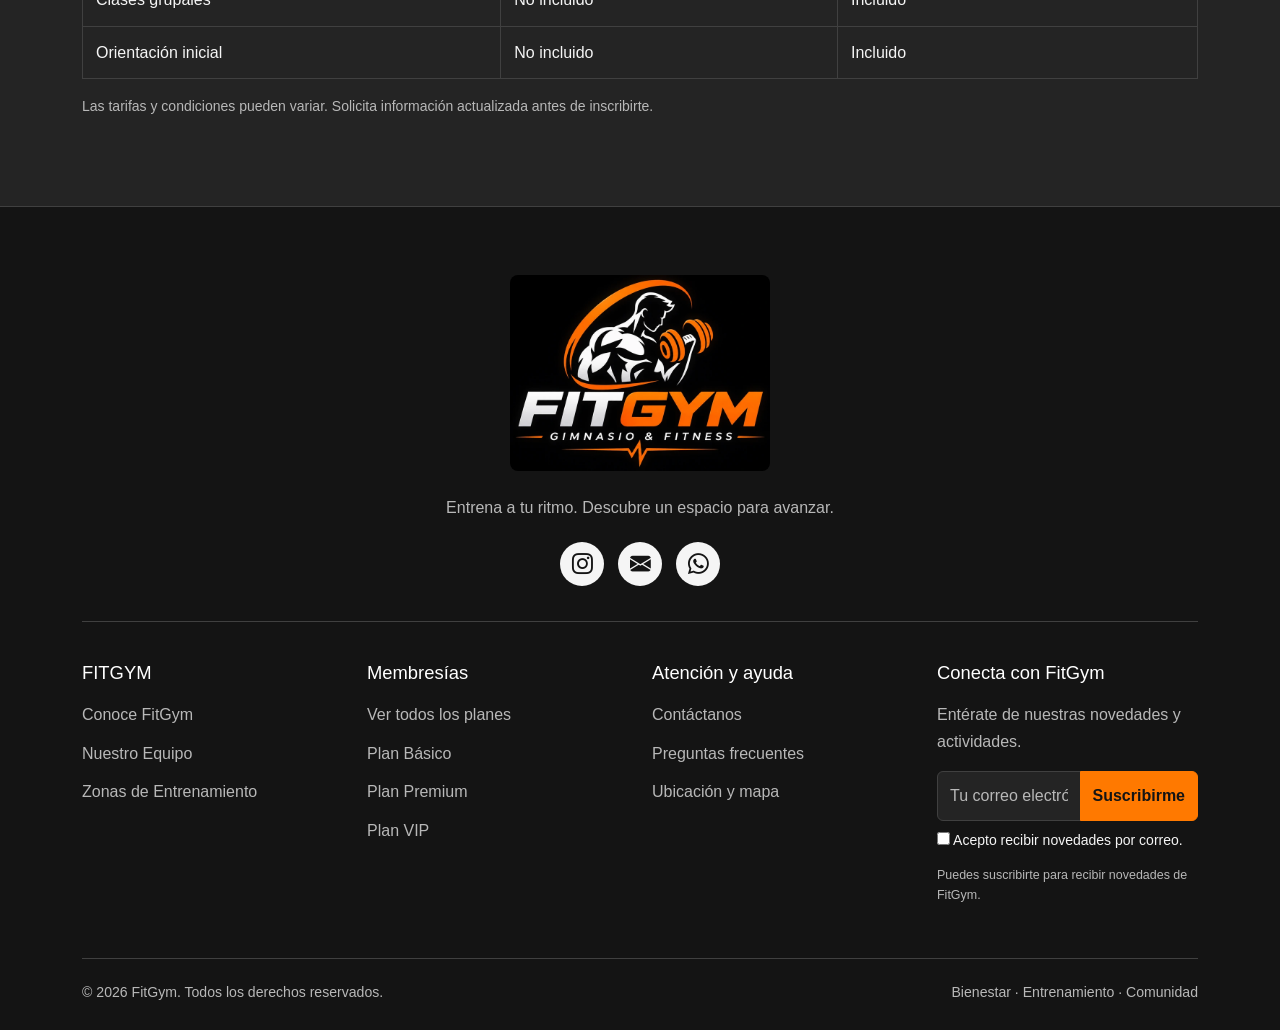
<file: planes.html>
<!DOCTYPE html>

<html lang="es">
<!-- Metadatos, título, estilos externos y recursos de identidad. --><head>
<!-- Codificación UTF-8 para caracteres en español. --><meta charset="utf-8"/>
<!-- Adapta el ancho de la página a la pantalla del dispositivo. --><meta content="width=device-width, initial-scale=1" name="viewport"/>
<meta content="FitGym: entrenamiento, bienestar y comunidad." name="description"/>
<title>Membresías | FitGym</title>
<!-- Bootstrap 5: cuadrícula, componentes y utilidades responsive. --><link href="https://cdn.jsdelivr.net/npm/bootstrap@5.3.3/dist/css/bootstrap.min.css" rel="stylesheet"/>
<!-- Biblioteca de iconos de Bootstrap. --><link href="https://cdn.jsdelivr.net/npm/bootstrap-icons@1.11.3/font/bootstrap-icons.min.css" rel="stylesheet"/>
<!-- Hoja de estilos propia: personaliza Bootstrap y la identidad visual. --><link href="CCS/estilos.css" rel="stylesheet"/>
<!-- Icono de la pestaña del navegador. --><link rel="icon" type="image/png" href="IMG/favicon.png">
</head>
<body>
<!-- Menú fijo compartido: permite navegar entre las páginas. --><nav class="navbar navbar-expand-lg navbar-dark fixed-top nav-glass">
<div class="container"><!-- Logo compacto y enlace de regreso al inicio. --><a class="navbar-brand fw-bold fit-brand" href="index.html"><img class="fitgym-nav-logo" src="IMG/logo-fitgym-icon.webp" alt="" width="52" height="40"><span class="fitgym-wordmark">FIT<strong>GYM</strong></span></a><button aria-controls="menu" aria-expanded="false" aria-label="Abrir menú" class="navbar-toggler" data-bs-target="#menu" data-bs-toggle="collapse" type="button"><span class="navbar-toggler-icon"></span></button>
<!-- Contenedor del menú adaptable de Bootstrap. --><div class="collapse navbar-collapse" id="menu">
<ul class="navbar-nav ms-auto align-items-lg-center gap-lg-3">
<li class="nav-item"><a class="nav-link" href="index.html">Inicio</a></li>
<li class="nav-item"><a class="nav-link" href="nosotos.html">Conoce FitGym</a></li>
<li class="nav-item"><a class="nav-link" href="servicios.html">Zonas de Entrenamiento</a></li>
<li class="nav-item"><a class="nav-link" href="planes.html">Membresías</a></li>
<li class="nav-item"><a class="nav-link" href="entrenadores.html">Nuestro Equipo</a></li>

<li class="nav-item"><a class="nav-link" href="contacto.html">Contáctanos</a></li>
<li class="nav-item"><a class="nav-link" href="ayuda.html">Centro de Ayuda</a></li><li class="nav-item"><a class="btn btn-primary btn-sm px-3" href="planes.html">¡Inscríbete ahora!</a></li>
</ul>
</div>
</div>
</nav>
<!-- Contenido principal específico de esta página. --><main class="inner-page">
<!-- Encabezado introductorio de la página interior. --><section class="inner-hero">
<div class="container">
<p class="eyebrow">MEMBRESÍAS FITGYM</p>
<h1>Tu objetivo merece<br/>un buen <span class="text-blue">plan.</span></h1>
<p>Compara las opciones y elige la que mejor se adapte a tu rutina.</p>
</div>
</section>
<!-- Bloque de contenido organizado mediante la cuadrícula de Bootstrap. --><section class="section-space">
<div class="container">
<div class="row g-4">
<div class="col-md-4 plan-cards">
<article class="card"><div class="card-body">
<p class="plan-label">PARA COMENZAR</p>
<h3>Básico</h3>
<div class="price">$79.900 <small>/ mes</small></div>
<p>Una opción para dar el primer paso.</p>
<ul>
<li>Zona de máquinas</li>
<li>Área de cardio</li>
<li>Horario regular</li>
</ul><button class="btn btn-primary w-100" type="button" data-bs-toggle="modal" data-bs-target="#membershipModal" data-plan="Basico">Elegir
                                Básico</button>
</div></article>
</div>
<div class="col-md-4 plan-cards">
<article class="card featured"><div class="card-body"><span class="popular-tag">MÁS ELEGIDO</span>
<p class="plan-label">EQUILIBRIO IDEAL</p>
<h3>Premium</h3>
<div class="price">$119.900 <small>/ mes</small></div>
<p>Más variedad para mantener tu ritmo.</p>
<ul>
<li>Todo lo del plan Básico</li>
<li>Clases grupales</li>
<li>Orientación inicial</li>
</ul><button class="btn btn-primary w-100" type="button" data-bs-toggle="modal" data-bs-target="#membershipModal" data-plan="Premium">Elegir Premium</button>
</div></article>
</div>
<div class="col-md-4 plan-cards">
<article class="card"><div class="card-body">
<p class="plan-label">EXPERIENCIA COMPLETA</p>
<h3>VIP</h3>
<div class="price">$179.900 <small>/ mes</small></div>
<p>Una experiencia más personalizada.</p>
<ul>
<li>Todo lo del plan Premium</li>
<li>Sesión personalizada mensual</li>
<li>Seguimiento de objetivos</li>
</ul><button class="btn btn-primary w-100" type="button" data-bs-toggle="modal" data-bs-target="#membershipModal" data-plan="VIP">Elegir VIP</button>
</div></article>
</div>
</div>
<div class="notice-box mt-4">Consulta con nuestro equipo la disponibilidad, los beneficios y las tarifas vigentes de cada membresía.</div>
</div>
</section>
<!-- Comparador interactivo de precios y beneficios de los planes. --><section class="section-space compare-section"><div class="container"><p class="eyebrow">COMPARA ANTES DE ELEGIR</p><h2>Compara nuestras membresías</h2><p class="muted-copy">Selecciona dos planes para ver sus beneficios.</p><div class="row g-3 mb-3"><div class="col-md-5"><label class="form-label" for="compareA">Primer plan</label><select class="form-select" id="compareA"><option value="Basico">Básico</option><option value="Premium">Premium</option><option value="VIP">VIP</option></select></div><div class="col-md-5"><label class="form-label" for="compareB">Segundo plan</label><select class="form-select" id="compareB"><option value="Basico">Básico</option><option selected="" value="Premium">Premium</option><option value="VIP">VIP</option></select></div></div><div aria-live="polite" class="comparison-result" id="comparisonResult"></div><p class="small muted-copy mt-3">Las tarifas y condiciones pueden variar. Solicita información actualizada antes de inscribirte.</p></div></section></main>
<!-- Ventana modal de inscripción sin abandonar la página de membresías. --><div class="modal fade" id="membershipModal" tabindex="-1" aria-labelledby="membershipTitle" aria-hidden="true">
<div class="modal-dialog modal-dialog-centered modal-dialog-scrollable"><div class="modal-content membership-modal">
<div class="modal-header"><h2 class="modal-title fs-4" id="membershipTitle">Solicita tu membresía</h2><button type="button" class="btn-close btn-close-white" data-bs-dismiss="modal" aria-label="Cerrar"></button></div>
<div class="modal-body"><div class="membership-summary mb-3"><strong id="selectedMembership"></strong><div id="selectedPrice"></div></div>
<!-- Formulario de solicitud: el plan se asigna desde el botón seleccionado. --><form id="membershipForm" novalidate><!-- Campo oculto para transmitir información auxiliar del formulario. --><input type="hidden" name="plan" id="membershipPlan">
<div class="mb-3"><label for="memberName" class="form-label">Nombre completo</label><input class="form-control" id="memberName" name="nombre" autocomplete="name" required minlength="3" maxlength="150"></div>
<div class="mb-3"><label for="memberEmail" class="form-label">Correo electrónico</label><input class="form-control" id="memberEmail" name="email" type="email" autocomplete="email" required maxlength="254"></div>
<div class="mb-3"><label for="memberPhone" class="form-label">Teléfono</label><input class="form-control" id="memberPhone" name="telefono" type="tel" autocomplete="tel" required minlength="7" maxlength="18"></div>
<div class="form-check mb-3"><input class="form-check-input" type="checkbox" name="consentimiento" value="si" id="memberConsent" required><label class="form-check-label" for="memberConsent">Acepto el tratamiento de mis datos para gestionar esta solicitud.</label></div>
<p class="small">El equipo confirmará la tarifa, disponibilidad y activación. No se realiza ningún cobro en esta página.</p>
<button class="btn btn-primary w-100" type="submit">Solicitar membresía</button><div id="membershipStatus" role="status" aria-live="polite"></div></form></div></div></div></div>
<!-- Pie de página compartido: identidad, enlaces, redes y suscripción. --><footer class="fit-footer footer-expanded"><div class="container">
<div class="footer-brand-block text-center"><a class="footer-logo" href="index.html"><img class="fitgym-footer-logo" src="IMG/logo-fitgym.webp" alt="FitGym — Gimnasio y Fitness" loading="lazy"></a><p>Entrena a tu ritmo. Descubre un espacio para avanzar.</p><div class="footer-socials"><a aria-label="Instagram" href="https://www.instagram.com/aizen_soske33/" rel="noopener noreferrer" target="_blank"><i class="bi bi-instagram"></i></a><a aria-label="Correo y contacto" href="contacto.html"><i class="bi bi-envelope-fill"></i></a><a aria-label="WhatsApp (número por configurar)" href="https://wa.me/573000000000" rel="noopener noreferrer" target="_blank"><i class="bi bi-whatsapp"></i></a></div></div>
<div class="row g-4 footer-main"><div class="col-lg-3 col-sm-6"><h3>FITGYM</h3><div class="footer-links"><a href="nosotos.html">Conoce FitGym</a><a href="entrenadores.html">Nuestro Equipo</a><a href="servicios.html">Zonas de Entrenamiento</a></div></div>
<div class="col-lg-3 col-sm-6"><h3>Membresías</h3><div class="footer-links"><a href="planes.html">Ver todos los planes</a><a href="planes.html?plan=Basico">Plan Básico</a><a href="planes.html?plan=Premium">Plan Premium</a><a href="planes.html?plan=VIP">Plan VIP</a></div></div>
<div class="col-lg-3 col-sm-6"><h3>Atención y ayuda</h3><div class="footer-links"><a href="contacto.html">Contáctanos</a><a href="ayuda.html">Preguntas frecuentes</a><a href="contacto.html#ubicacion">Ubicación y mapa</a></div></div>
<div class="col-lg-3 col-sm-6"><h3>Conecta con FitGym</h3><p>Entérate de nuestras novedades y actividades.</p><!-- Formulario de suscripción: JavaScript genera el TXT y envía el correo. --><form class="newsletter-form" novalidate=""><label class="visually-hidden" for="newsletter-email">Correo electrónico</label><div class="input-group"><input class="form-control" id="newsletter-email" name="email" placeholder="Tu correo electrónico" required="" type="email"/><button class="btn btn-primary" type="submit">Suscribirme</button></div><label class="small mt-2"><input type="checkbox" name="consentimiento" value="si" required> Acepto recibir novedades por correo.</label><div class="newsletter-status small mt-2" role="status"></div></form><p class="small footer-note">Puedes suscribirte para recibir novedades de FitGym.</p></div></div>
<!-- Derechos reservados y año actualizado por JavaScript. --><div class="footer-bottom d-flex flex-column flex-md-row justify-content-between gap-2"><span>© <span class="current-year"></span> FitGym. Todos los derechos reservados.</span><span>Bienestar · Entrenamiento · Comunidad</span></div></div></footer>
<!-- Accesos flotantes a WhatsApp e Instagram. --><div class="social-float"><a aria-label="WhatsApp (configurar número real)" class="whatsapp" href="https://wa.me/573000000000" rel="noopener noreferrer" target="_blank" title="WhatsApp"><i class="bi bi-whatsapp"></i></a><a aria-label="Abrir Instagram" href="https://www.instagram.com/aizen_soske33/" rel="noopener noreferrer" target="_blank" title="Instagram"><i class="bi bi-instagram"></i></a>
</div>
<!-- Botón para regresar suavemente a la parte superior. --><button aria-label="Volver al inicio" class="back-top" id="backTop" title="Volver al inicio" type="button">
<i class="bi bi-arrow-up"></i>
</button>
<!-- JavaScript de Bootstrap: activa carrusel, modales, acordeones y menú. --><script src="https://cdn.jsdelivr.net/npm/bootstrap@5.3.3/dist/js/bootstrap.bundle.min.js"></script>
<!-- Lógica propia de FitGym: formularios, TXT, correo y eventos. --><script src="JS/codigo.js"></script>
</body>
</html>
</file>
<file: CCS/estilos.css>
/* Variables reutilizables de color; las declaraciones posteriores pueden sobrescribir las anteriores. */
:root {
    --black: #141414;
    --surface: #242424;
    --surface-light: #242424;
    --blue: #FF7900;
    --blue-light: #FFAA42;
    --white: #F5F5F5;
    --muted: #B8B8B8;
    --border: rgba(255, 255, 255, 0.12);
}

* {
    box-sizing: border-box;
}

/* Comportamiento general del desplazamiento. */
html {
    scroll-behavior: smooth;
    scroll-padding-top: 85px;
}

/* Fondo, tipografía y espaciado general. */
body {
    margin: 0;
    background: var(--black);
    color: var(--white);
    font-family: Arial, Helvetica, sans-serif;
    line-height: 1.6;
}

a {
    text-decoration: none;
}

/* Navegación fija, enlaces, marca y menú adaptable. */
.navbar {
    padding: 15px 0;
    background: rgba(20, 20, 20, 0.96);
    border-bottom: 1px solid var(--border);
    backdrop-filter: blur(12px);
}

/* Navegación fija, enlaces, marca y menú adaptable. */
.navbar-brand {
    color: white;
    font-size: 1.35rem;
    letter-spacing: 1px;
}

/* Navegación fija, enlaces, marca y menú adaptable. */
.navbar-brand span:first-child {
    color: var(--blue-light);
}

/* Navegación fija, enlaces, marca y menú adaptable. */
.navbar .nav-link {
    color: #F5F5F5;
    font-size: 0.9rem;
    padding: 8px 10px;
}

/* Navegación fija, enlaces, marca y menú adaptable. */
.navbar .nav-link:hover,
.navbar .nav-link.active {
    color: var(--blue-light);
}

/* Navegación fija, enlaces, marca y menú adaptable. */
.navbar-toggler {
    border-color: var(--border);
}

/* Navegación fija, enlaces, marca y menú adaptable. */
.navbar-toggler:focus {
    box-shadow: 0 0 0 0.15rem rgba(255, 121, 0, 0.3);
}

/* Apariencia y estados de interacción de los botones. */
.btn-primary {
    background: var(--blue);
    border-color: var(--blue);
    color: white;
    font-weight: 700;
}

/* Apariencia y estados de interacción de los botones. */
.btn-primary:hover {
    background: #E56700;
    border-color: #E56700;
    transform: translateY(-2px);
}

/* Apariencia y estados de interacción de los botones. */
.btn-outline-light:hover {
    color: var(--black);
}

/* Presentación principal, imágenes y textos destacados. */
.hero {
    position: relative;
    display: flex;
    align-items: center;
    min-height: 720px;
    padding: 130px 0 80px;
    background: #141414 url("https://images.unsplash.com/photo-1534438327276-14e5300c3a48?auto=format&fit=crop&w=2000&q=90") center/cover no-repeat;
}

/* Presentación principal, imágenes y textos destacados. */
.hero-overlay {
    position: absolute;
    inset: 0;
    background: linear-gradient(90deg, rgba(20, 20, 20, 0.97), rgba(20, 20, 20, 0.55));
}

/* Presentación principal, imágenes y textos destacados. */
.hero-content {
    position: relative;
    z-index: 1;
}

/* Presentación principal, imágenes y textos destacados. */
.hero h1,
.page-header h1 {
    font-size: clamp(3rem, 7vw, 5.8rem);
    font-weight: 800;
    line-height: 1.05;
    letter-spacing: -2px;
}

/* Presentación principal, imágenes y textos destacados. */
.hero h1 span,
.page-header h1 span {
    color: var(--blue-light);
}

/* Presentación principal, imágenes y textos destacados. */
.hero-description {
    max-width: 570px;
    margin: 24px 0 30px;
    color: #F5F5F5;
    font-size: 1.1rem;
}

/* Espaciado y jerarquía visual de las secciones. */
.section-padding {
    padding: 90px 0;
}

/* Espaciado y jerarquía visual de las secciones. */
.section-tag {
    margin-bottom: 12px;
    color: var(--blue-light);
    font-size: 0.78rem;
    font-weight: 800;
    letter-spacing: 2px;
}

/* Espaciado y jerarquía visual de las secciones. */
.section-title {
    font-size: clamp(2rem, 4vw, 3rem);
    font-weight: 800;
}

/* Espaciado y jerarquía visual de las secciones. */
.section-description {
    max-width: 650px;
    margin: 0 auto;
    color: var(--muted);
}

/* Tarjetas de características y servicios. */
.feature-card,
.price-card,
.trainer-card,
.form-panel,
.contact-info {
    height: 100%;
    padding: 30px;
    background: var(--surface);
    border: 1px solid var(--border);
    border-radius: 18px;
    transition: transform 0.25s, border-color 0.25s;
}

/* Tarjetas de características y servicios. */
.feature-card:hover,
.price-card:hover,
.trainer-card:hover {
    transform: translateY(-5px);
    border-color: rgba(255, 121, 0, 0.6);
}

/* Tarjetas de características y servicios. */
.feature-card > i {
    display: inline-block;
    margin-bottom: 18px;
    color: var(--blue-light);
    font-size: 2rem;
}

/* Tarjetas de características y servicios. */
.feature-card h3,
.trainer-card h3 {
    margin-bottom: 12px;
    font-size: 1.25rem;
    font-weight: 700;
}

/* Tarjetas de características y servicios. */
.feature-card p,
.trainer-card p,
.muted-copy {
    color: var(--muted);
}

/* Espaciado y jerarquía visual de las secciones. */
.promo-section {
    padding: 75px 0;
    background: linear-gradient(110deg, #141414, #141414);
    border-top: 1px solid var(--border);
    border-bottom: 1px solid var(--border);
}

/* Espaciado y jerarquía visual de las secciones. */
.promo-section h2 {
    font-size: clamp(1.8rem, 4vw, 2.8rem);
    font-weight: 800;
}

/* Espaciado y jerarquía visual de las secciones. */
.promo-section p:not(.section-tag) {
    color: var(--muted);
}

/* Distribución, enlaces e identidad del pie de página. */
.footer {
    padding: 28px 0;
    background: #141414;
    color: var(--muted);
    font-size: 0.9rem;
}

/* Distribución, enlaces e identidad del pie de página. */
.footer p {
    margin: 0;
}

/* Distribución de las páginas interiores. */
.page-content {
    padding-top: 72px;
}

/* Distribución de las páginas interiores. */
.page-header {
    padding: 100px 0 70px;
    background: radial-gradient(ellipse at 80% 20%, rgba(255, 121, 0, 0.18), transparent 45%), var(--black);
    border-bottom: 1px solid var(--border);
}

/* Distribución de las páginas interiores. */
.page-header h1 {
    font-size: clamp(2.8rem, 6vw, 5rem);
}

/* Distribución de las páginas interiores. */
.page-header p:last-child {
    max-width: 620px;
    color: var(--muted);
}

.subheading {
    margin-top: 24px;
    font-size: 1.1rem;
    font-weight: 700;
}

/* Presentación de las zonas de entrenamiento. */
.service-card {
    overflow: hidden;
    padding: 0 0 28px;
}

/* Presentación de las zonas de entrenamiento. */
.service-card img {
    width: 100%;
    height: 220px;
    margin-bottom: 25px;
    object-fit: cover;
}

/* Presentación de las zonas de entrenamiento. */
.service-card h3,
.service-card p {
    margin-right: 25px;
    margin-left: 25px;
}

/* Presentación del precio y beneficios de las membresías. */
.price-card {
    position: relative;
}

/* Presentación del precio y beneficios de las membresías. */
.price-card.featured {
    background: linear-gradient(160deg, rgba(255, 121, 0, 0.15), var(--surface) 60%);
    border-color: var(--blue);
}

/* Presentación del precio y beneficios de las membresías. */
.price-card h3 {
    font-size: 1.6rem;
    font-weight: 800;
}

/* Presentación del precio y beneficios de las membresías. */
.price {
    margin: 20px 0;
    font-size: 2rem;
    font-weight: 800;
}

/* Presentación del precio y beneficios de las membresías. */
.price small {
    color: var(--muted);
    font-size: 0.9rem;
    font-weight: 400;
}

/* Presentación del precio y beneficios de las membresías. */
.price-card ul {
    margin: 25px 0;
    padding: 0;
    list-style: none;
}

/* Presentación del precio y beneficios de las membresías. */
.price-card li {
    padding: 10px 0;
    color: #F5F5F5;
    border-bottom: 1px solid var(--border);
}

/* Presentación del precio y beneficios de las membresías. */
.price-card li::before {
    margin-right: 10px;
    color: var(--blue-light);
    content: "✓";
}

.popular-tag {
    position: absolute;
    top: 20px;
    right: 20px;
    padding: 5px 8px;
    border-radius: 5px;
    background: var(--blue);
    color: white;
    font-size: 0.65rem;
    font-weight: 800;
}

/* Tarjetas, fotografías e información de entrenadores. */
.trainer-card {
    overflow: hidden;
    padding: 0;
}

/* Tarjetas, fotografías e información de entrenadores. */
.trainer-card img {
    width: 100%;
    height: 320px;
    object-fit: cover;
}

/* Tarjetas, fotografías e información de entrenadores. */
.trainer-info {
    padding: 25px;
}

.notice-box {
    padding: 18px;
    background: rgba(255, 121, 0, 0.08);
    border: 1px solid rgba(255, 121, 0, 0.35);
    border-radius: 12px;
    color: #F5F5F5;
}

/* Estilos de horarios conservados de versiones anteriores. */
.schedule-wrap {
    overflow: hidden;
    border: 1px solid var(--border);
    border-radius: 16px;
}

/* Estilos de horarios conservados de versiones anteriores. */
.schedule-table {
    margin: 0;
    --bs-table-bg: var(--surface);
    --bs-table-color: var(--white);
    --bs-table-border-color: var(--border);
}

/* Estilos de horarios conservados de versiones anteriores. */
.schedule-table th {
    background: var(--surface-light);
    color: var(--blue-light);
    font-size: 0.8rem;
    text-transform: uppercase;
}

/* Estilos de horarios conservados de versiones anteriores. */
.schedule-table td,
.schedule-table th {
    padding: 17px;
}

.filter-wrap {
    min-width: 210px;
}

/* Apariencia y estados de los campos del formulario. */
.form-select,
.form-control {
    padding: 12px;
    background-color: #141414;
    border-color: #404040;
    color: var(--white);
}

/* Apariencia y estados de los campos del formulario. */
.form-select:focus,
.form-control:focus {
    background-color: #141414;
    border-color: var(--blue);
    color: var(--white);
    box-shadow: 0 0 0 0.2rem rgba(255, 121, 0, 0.15);
}

/* Apariencia y estados de los campos del formulario. */
.form-control::placeholder {
    color: #B8B8B8;
}

/* Apariencia y estados de los campos del formulario. */
.form-label,
.form-check-label {
    color: #F5F5F5;
}

/* Apariencia y estados de los campos del formulario. */
.form-check-input {
    background-color: #141414;
    border-color: #404040;
}

/* Apariencia y estados de los campos del formulario. */
.form-check-input:checked {
    background-color: var(--blue);
    border-color: var(--blue);
}

.invalid-feedback {
    color: #ff9ca8;
}

/* Colores de los mensajes de resultado. */
.alert-success {
    background: rgba(30, 170, 100, 0.13);
    border-color: rgba(30, 170, 100, 0.35);
    color: #a6f0c8;
}

/* Colores de los mensajes de resultado. */
.alert-danger {
    background: rgba(220, 53, 69, 0.12);
    border-color: rgba(220, 53, 69, 0.3);
    color: #ffb3bc;
}

/* Distribución y efectos de las imágenes de la galería. */
.gallery-grid {
    display: grid;
    grid-template-columns: repeat(3, minmax(0, 1fr));
    gap: 18px;
}

/* Distribución y efectos de las imágenes de la galería. */
.gallery-item {
    position: relative;
    overflow: hidden;
    padding: 0;
    background: var(--surface);
    border: 1px solid var(--border);
    border-radius: 15px;
    text-align: left;
}

/* Distribución y efectos de las imágenes de la galería. */
.gallery-item img {
    display: block;
    width: 100%;
    height: 280px;
    object-fit: cover;
    transition: transform 0.35s;
}

/* Distribución y efectos de las imágenes de la galería. */
.gallery-item:hover img {
    transform: scale(1.05);
}

/* Distribución y efectos de las imágenes de la galería. */
.gallery-item span {
    position: absolute;
    inset: auto 0 0;
    padding: 45px 18px 16px;
    background: linear-gradient(transparent, rgba(0, 0, 0, 0.9));
    color: white;
    font-weight: 700;
}

/* Distribución y efectos de las imágenes de la galería. */
.gallery-modal {
    background: var(--surface);
    border: 1px solid var(--border);
    color: var(--white);
}

/* Presentación de información de contacto. */
.contact-info {
    padding: 28px;
}

/* Presentación de información de contacto. */
.contact-line {
    display: flex;
    gap: 15px;
    margin: 25px 0;
}

/* Presentación de información de contacto. */
.contact-line > i {
    color: var(--blue-light);
    font-size: 1.4rem;
}

/* Presentación de información de contacto. */
.contact-line strong {
    display: block;
}

/* Presentación de información de contacto. */
.contact-line p {
    margin: 4px 0 0;
    color: var(--muted);
}

/* Contenedor y acciones del mapa. */
.map-frame {
    overflow: hidden;
    height: 230px;
    margin-top: 25px;
    border: 1px solid var(--border);
    border-radius: 14px;
}

/* Contenedor y acciones del mapa. */
.map-frame iframe {
    width: 100%;
    height: 100%;
    border: 0;
}

/* Botones flotantes y colores de redes sociales. */
.social-float {
    position: fixed;
    right: 22px;
    bottom: 82px;
    z-index: 1000;
    display: flex;
    flex-direction: column;
    gap: 10px;
}

/* Botones flotantes y colores de redes sociales. */
.social-float a {
    display: grid;
    width: 44px;
    height: 44px;
    place-items: center;
    background: #242424;
    border: 1px solid var(--border);
    border-radius: 12px;
    color: white;
    font-size: 1.25rem;
    box-shadow: 0 8px 24px rgba(0, 0, 0, 0.25);
    transition: transform 0.2s, background 0.2s;
}

/* Botones flotantes y colores de redes sociales. */
.social-float a:hover {
    transform: translateY(-3px);
    background: var(--blue);
    color: white;
}

/* Botones flotantes y colores de redes sociales. */
.social-float .whatsapp:hover {
    background: #25d366;
}

/* Botón flotante para volver arriba. */
.back-top {
    position: fixed;
    right: 22px;
    bottom: 22px;

    width: 48px;
    height: 48px;

    display: flex;
    align-items: center;
    justify-content: center;

    background-color: #FF7900;
    color: #ffffff;

    border: none;
    border-radius: 12px;

    font-size: 24px;
    cursor: pointer;

    opacity: 1;
    visibility: visible;
    pointer-events: auto;

    z-index: 99999;

    box-shadow: 0 5px 15px rgba(0, 0, 0, 0.35);

    transition: background-color 0.3s ease,
                transform 0.3s ease,
                box-shadow 0.3s ease;
}

/* EFECTO AL PASAR EL RATÓN */
/* Botón flotante para volver arriba. */
.back-top:hover {
    background-color: #E56700;
    color: #ffffff;
    transform: translateY(-4px);
    box-shadow: 0 8px 20px rgba(255, 121, 0, 0.4);
}

/* EFECTO AL PULSAR */
/* Botón flotante para volver arriba. */
.back-top:active {
    transform: scale(0.92);
}

/* Reglas responsive: ajustan el diseño según el ancho de pantalla. */
@media (max-width: 480px) {
/* Botón flotante para volver arriba. */
    .back-top {
        right: 14px;
        bottom: 16px;
        width: 44px;
        height: 44px;
        font-size: 22px;
    }
}

/* Reglas responsive: ajustan el diseño según el ancho de pantalla. */
@media (max-width: 991px) {
/* Navegación fija, enlaces, marca y menú adaptable. */
    .navbar-collapse {
        padding: 15px 0;
    }

/* Navegación fija, enlaces, marca y menú adaptable. */
    .navbar .nav-link {
        padding: 10px 0;
    }

/* Presentación principal, imágenes y textos destacados. */
    .hero {
        min-height: 650px;
    }

/* Espaciado y jerarquía visual de las secciones. */
    .section-padding {
        padding: 70px 0;
    }

/* Distribución de las páginas interiores. */
    .page-header {
        padding: 80px 0 55px;
    }
}

/* Reglas responsive: ajustan el diseño según el ancho de pantalla. */
@media (max-width: 767px) {
/* Presentación principal, imágenes y textos destacados. */
    .hero h1 {
        font-size: 3.4rem;
    }

/* Distribución y efectos de las imágenes de la galería. */
    .gallery-grid {
        grid-template-columns: repeat(2, minmax(0, 1fr));
    }

/* Distribución y efectos de las imágenes de la galería. */
    .gallery-item img {
        height: 220px;
    }

/* Tarjetas de características y servicios. */
    .feature-card,
    .price-card,
    .form-panel,
    .contact-info {
        padding: 23px;
    }

/* Presentación de las zonas de entrenamiento. */
    .service-card {
        padding: 0 0 24px;
    }
}

/* Reglas responsive: ajustan el diseño según el ancho de pantalla. */
@media (max-width: 480px) {
/* Presentación principal, imágenes y textos destacados. */
    .hero h1 {
        font-size: 2.8rem;
    }

/* Presentación principal, imágenes y textos destacados. */
    .hero-description {
        font-size: 1rem;
    }

/* Distribución y efectos de las imágenes de la galería. */
    .gallery-grid {
        grid-template-columns: 1fr;
    }

/* Distribución y efectos de las imágenes de la galería. */
    .gallery-item img {
        height: 250px;
    }

/* Botones flotantes y colores de redes sociales. */
    .social-float {
        right: 14px;
        bottom: 76px;
    }

/* Botones flotantes y colores de redes sociales. */
    .social-float a,
    .back-top {
        width: 40px;
        height: 40px;
    }

/* Botón flotante para volver arriba. */
    .back-top {
        right: 14px;
        bottom: 18px;
    }
    .image-frame {
    width: 100%;
    height: 450px; 
    object-fit: cover;
}
}


/* Mejoras de identidad y accesibilidad */
/* Variables reutilizables de color; las declaraciones posteriores pueden sobrescribir las anteriores. */
:root { --blue:#FF7900; --blue-light:#FFAA42; --green-whatsapp:#25d366; }
/* Fondo, tipografía y espaciado general. */
body { background-color:#141414; }
/* Navegación fija, enlaces, marca y menú adaptable. */
.navbar-brand.fit-brand { display:inline-flex; align-items:center; gap:.55rem; letter-spacing:.06em; }
/* Identidad visual de la marca. */
.fit-brand .brand-emblem { display:inline-grid; place-items:center; width:36px; height:36px; border-radius:11px; background:linear-gradient(145deg,#FF7900,#E56700); color:#fff; font-weight:900; box-shadow:0 4px 16px #FF790045; }
/* Botones flotantes y colores de redes sociales. */
.social-float a.whatsapp, .social-float a.whatsapp:hover {background:#25d366; border-color:#25d366; color:#fff;}
/* Botones flotantes y colores de redes sociales. */
.social-float a.whatsapp:hover {filter:brightness(1.1)}
/* Botón flotante para volver arriba. */
.back-top {opacity:1!important;visibility:visible!important;pointer-events:auto!important;z-index:1100;}
/* Presentación principal, imágenes y textos destacados. */
.hero-carousel .carousel-item {height:min(78vh,700px);min-height:460px;position:relative;}
/* Presentación principal, imágenes y textos destacados. */
.hero-carousel .carousel-item img {width:100%;height:100%;object-fit:cover;filter:brightness(.42);}
/* Presentación principal, imágenes y textos destacados. */
.hero-carousel .carousel-caption {top:50%;bottom:auto;transform:translateY(-50%);text-align:left;max-width:720px;left:max(7%,calc((100vw - 1140px)/2));right:7%;}
/* Presentación principal, imágenes y textos destacados. */
.hero-carousel .carousel-caption h2 {font-size:clamp(2.2rem,5vw,4.5rem);font-weight:800;}
/* Presentación principal, imágenes y textos destacados. */
.hero-carousel .carousel-caption p {font-size:1.12rem;max-width:580px;}
/* Presentación principal, imágenes y textos destacados. */
.hero-carousel .carousel-control-prev,.hero-carousel .carousel-control-next {width:6%;}
/* Distribución y efectos de las imágenes de la galería. */
.gallery-fit {display:grid;grid-template-columns:repeat(3,minmax(0,1fr));gap:16px;}
/* Distribución y efectos de las imágenes de la galería. */
.gallery-fit img {width:100%;height:230px;object-fit:cover;border-radius:14px;transition:transform .25s;cursor:pointer;}
/* Distribución y efectos de las imágenes de la galería. */
.gallery-fit img:hover {transform:scale(1.025);}
/* Tarjetas de membresías y presentación uniforme de los planes. */
.plan-cards .card {height:100%;border:1px solid #404040;background:#242424;color:#F5F5F5;border-radius:20px;box-shadow:0 12px 30px #0003;}
/* Tarjetas de membresías y presentación uniforme de los planes. */
.plan-cards .card.featured {border-color:#FF7900;box-shadow:0 0 0 1px #FF790066,0 14px 34px #0005;}
/* Tarjetas de membresías y presentación uniforme de los planes. */
.plan-cards .card-body {display:flex;flex-direction:column;padding:28px;}
/* Apariencia y estados de interacción de los botones. */
.plan-cards .card .btn {margin-top:auto;}
/* Distribución, enlaces e identidad del pie de página. */
.fit-footer {background:#141414;border-top:1px solid #404040;padding:52px 0 25px;color:#F5F5F5;}
/* Distribución, enlaces e identidad del pie de página. */
.fit-footer h3 {font-size:1.08rem;color:white;margin-bottom:18px;}
/* Distribución, enlaces e identidad del pie de página. */
.fit-footer a {color:#F5F5F5;text-decoration:none;}
/* Distribución, enlaces e identidad del pie de página. */
.fit-footer a:hover {color:#FFAA42;}
/* Distribución, enlaces e identidad del pie de página. */
.fit-footer .footer-links {display:flex;flex-direction:column;gap:10px;}
/* Distribución, enlaces e identidad del pie de página. */
.fit-footer .form-control {background:#242424;color:#fff;border:1px solid #404040;}
/* Distribución, enlaces e identidad del pie de página. */
.fit-footer .form-control::placeholder {color:#B8B8B8;}
/* Distribución, enlaces e identidad del pie de página. */
.fit-footer .footer-bottom {border-top:1px solid #404040;margin-top:30px;padding-top:20px;}
/* Contenedor y acciones del mapa. */
.map-actions {display:flex;flex-wrap:wrap;gap:10px;margin:16px 0;}
#geoStatus {min-height:24px;}
/* Reglas responsive: ajustan el diseño según el ancho de pantalla. */
@media(max-width:767px){.gallery-fit{grid-template-columns:repeat(2,minmax(0,1fr));}.hero-carousel .carousel-caption{left:10%;right:10%;}.hero-carousel .carousel-item{min-height:430px;}}
/* Reglas responsive: ajustan el diseño según el ancho de pantalla. */
@media(max-width:480px){.gallery-fit{grid-template-columns:1fr;}.hero-carousel .carousel-control-prev,.hero-carousel .carousel-control-next{width:9%;}}


/* FITGYM | Paleta naranja y negro, navegación y accesibilidad */
/* Variables reutilizables de color; las declaraciones posteriores pueden sobrescribir las anteriores. */
:root {
  --black: #141414;
  --surface: #242424;
  --surface-light: #242424;
  --blue: #FF7900;
  --blue-light: #FFAA42;
  --white: #F5F5F5;
  --muted: #B8B8B8;
  --border: rgba(255, 255, 255, .15);
  --bs-primary: #FF7900;
  --bs-primary-rgb: 255,121,0;
}
/* Comportamiento general del desplazamiento. */
html {scroll-behavior:smooth;scroll-padding-top:110px;}
/* Fondo, tipografía y espaciado general. */
body {background:#141414;color:#F5F5F5;}
/* Navegación fija, enlaces, marca y menú adaptable. */
.navbar.fixed-top {background:rgba(20,20,20,.98);border-bottom:1px solid #404040;z-index:1050;}
/* Navegación fija, enlaces, marca y menú adaptable. */
.navbar .nav-link {color:#F5F5F5;}
/* Navegación fija, enlaces, marca y menú adaptable. */
.navbar .nav-link:hover,.navbar .nav-link.active {color:#FFAA42;}
/* Navegación fija, enlaces, marca y menú adaptable. */
.navbar-brand.fit-brand span:last-child {color:#F5F5F5;}
/* Identidad visual de la marca. */
.fit-brand .brand-emblem {background:linear-gradient(145deg,#FFAA42,#E56700);color:#141414;box-shadow:0 5px 18px #FF790044;}
/* Apariencia y estados de interacción de los botones. */
.btn-primary,.btn-blue,.btn.btn-blue {background:#FF7900!important;border-color:#FF7900!important;color:#141414!important;font-weight:800;opacity:1!important;}
/* Apariencia y estados de interacción de los botones. */
.btn-primary:hover,.btn-blue:hover {background:#FFAA42!important;border-color:#FFAA42!important;color:#141414!important;}
/* Apariencia y estados de interacción de los botones. */
.btn-outline-primary {border-color:#FF7900;color:#FFAA42;}
/* Apariencia y estados de interacción de los botones. */
.btn-outline-primary:hover {background:#FF7900;color:#141414;}
/* Espaciado y jerarquía visual de las secciones. */
.text-blue,.section-tag,.eyebrow {color:#FFAA42!important;}
/* Compensa el menú fijo en todas las páginas interiores */
/* Distribución de las páginas interiores. */
.inner-page {padding-top:92px;min-height:55vh;}
/* Presentación principal, imágenes y textos destacados. */
.inner-hero {padding:56px 0 28px;background:radial-gradient(ellipse at 80% 0%,#FF790015,transparent 55%);}
/* Presentación principal, imágenes y textos destacados. */
.inner-hero h1 {font-size:clamp(2.35rem,5vw,4.3rem);line-height:1.12;margin:0 0 16px;font-weight:800;}
/* Presentación principal, imágenes y textos destacados. */
.inner-hero p {color:#F5F5F5;max-width:760px;}
/* Presentación principal, imágenes y textos destacados. */
.inner-hero .eyebrow {font-size:.85rem;letter-spacing:.15em;font-weight:800;margin-bottom:12px;}
/* Distribución de las páginas interiores. */
.page-content {padding-top:92px;}
/* Distribución de las páginas interiores. */
.page-header {padding:52px 0 60px;}
/* Espaciado y jerarquía visual de las secciones. */
.section-space {padding-top:24px;padding-bottom:72px;}
/* Espaciado y jerarquía visual de las secciones. */
section[id] {scroll-margin-top:110px;}
/* Presentación principal, imágenes y textos destacados. */
.hero-carousel {margin-top:72px;}
/* Presentación principal, imágenes y textos destacados. */
.hero-carousel .carousel-caption {color:#F5F5F5;}
/* Presentación principal, imágenes y textos destacados. */
.hero-carousel .carousel-indicators [data-bs-target] {background-color:#FF7900;}
/* Tarjetas de membresías y presentación uniforme de los planes. */
.feature-card,.plan-cards .card {background:#242424;color:#F5F5F5;border-color:#404040;}
/* Tarjetas de membresías y presentación uniforme de los planes. */
.feature-card p,.plan-cards .card p {color:#B8B8B8;}
/* Tarjetas de membresías y presentación uniforme de los planes. */
.plan-cards .card.featured {border-color:#FF7900;box-shadow:0 0 0 1px #FF790055,0 14px 34px #0005;}
/* Distribución, enlaces e identidad del pie de página. */
.fit-footer {background:#141414;border-top-color:#404040;color:#F5F5F5;}
/* Distribución, enlaces e identidad del pie de página. */
.fit-footer a:hover {color:#FFAA42;}
/* Distribución, enlaces e identidad del pie de página. */
.fit-footer .form-control {background:#242424;border-color:#404040;color:#F5F5F5;}
/* Botones flotantes y colores de redes sociales. */
.social-float a {color:#fff!important;}
/* Botones flotantes y colores de redes sociales. */
.social-float a.whatsapp,.social-float a.whatsapp:hover {background:#25d366!important;border-color:#25d366!important;color:#fff!important;}
/* Botones flotantes y colores de redes sociales. */
.social-float a:not(.whatsapp) {background:linear-gradient(35deg,#feda75 0%,#fa7e1e 25%,#d62976 52%,#962fbf 76%,#4f5bd5 100%)!important;border-color:#d62976!important;color:#fff!important;}
/* Botones flotantes y colores de redes sociales. */
.social-float a:hover {filter:brightness(1.1);transform:translateY(-3px);}
/* Botón flotante para volver arriba. */
.back-top,.back-top:hover {background:#FF7900;color:#141414;border:1px solid #FFAA42;}
/* Botón flotante para volver arriba. */
.back-top:hover {background:#FFAA42;}
/* Reglas responsive: ajustan el diseño según el ancho de pantalla. */
@media(max-width:991.98px) {
/* Distribución de las páginas interiores. */
 .inner-page,.page-content {padding-top:80px;}
/* Presentación principal, imágenes y textos destacados. */
 .inner-hero {padding-top:42px;}
/* Navegación fija, enlaces, marca y menú adaptable. */
 .navbar-collapse {background:#141414;padding:14px;border-radius:0 0 14px 14px;max-height:calc(100vh - 72px);overflow-y:auto;}
/* Presentación principal, imágenes y textos destacados. */
 .hero-carousel {margin-top:70px;}
}
/* Reglas responsive: ajustan el diseño según el ancho de pantalla. */
@media(max-width:575.98px) {.inner-hero h1 {font-size:2.35rem;}.inner-hero {padding-top:32px;}.hero-carousel {margin-top:64px;}}

/* Ajustes finales FitGym: navegación, accesibilidad y módulos nuevos */
/* Variables reutilizables de color; las declaraciones posteriores pueden sobrescribir las anteriores. */
:root {--fit-orange:#FF7900;--fit-gold:#FFAA42;--fit-cream:#F5F5F5;--fit-charcoal:#242424;--fit-black:#141414;}
/* Comportamiento general del desplazamiento. */
html {scroll-padding-top:110px;scroll-behavior:smooth;}
/* Fondo, tipografía y espaciado general. */
body {padding-top:84px;}
/* Presentación principal, imágenes y textos destacados. */
body:has(.hero-carousel) {padding-top:84px;}
/* Navegación fija, enlaces, marca y menú adaptable. */
.navbar.fixed-top {min-height:76px;}
/* Distribución de las páginas interiores. */
.inner-page {padding-top:20px!important;}
/* Presentación principal, imágenes y textos destacados. */
.inner-hero {padding-top:48px!important;}
/* Presentación principal, imágenes y textos destacados. */
.hero-carousel {margin-top:0!important;}
/* Identidad visual de la marca. */
.fit-brand .brand-emblem {font-size:1.35rem;}
/* Navegación fija, enlaces, marca y menú adaptable. */
.navbar .navbar-nav {gap:.25rem!important;}
/* Navegación fija, enlaces, marca y menú adaptable. */
.navbar .nav-link {font-size:.91rem;white-space:nowrap;}
/* Navegación fija, enlaces, marca y menú adaptable. */
.navbar .btn-primary {color:#141414!important;font-weight:700;}
/* Acordeón de preguntas frecuentes. */
.faq-accordion .accordion-item {background:#242424;border:1px solid #404040;color:#F5F5F5;}
/* Acordeón de preguntas frecuentes. */
.faq-accordion .accordion-button {background:#242424;color:#F5F5F5;box-shadow:none;}
/* Acordeón de preguntas frecuentes. */
.faq-accordion .accordion-button:not(.collapsed) {background:#FF7900;color:#141414;}
/* Acordeón de preguntas frecuentes. */
.faq-accordion .accordion-button::after {filter:grayscale(1) invert(1);}
/* Acordeón de preguntas frecuentes. */
.faq-accordion .accordion-body {color:#F5F5F5;}
/* Espaciado y jerarquía visual de las secciones. */
.compare-section {background:#242424;}
/* Tabla de comparación y desplazamiento horizontal. */
.comparison-result {overflow-x:auto;}
/* Tabla de comparación y desplazamiento horizontal. */
.comparison-result table {width:100%;border-collapse:collapse;min-width:480px;}
/* Tabla de comparación y desplazamiento horizontal. */
.comparison-result th,.comparison-result td {padding:13px;border:1px solid #404040;color:#F5F5F5;}
/* Tabla de comparación y desplazamiento horizontal. */
.comparison-result th {background:#242424;color:#FFAA42;}
/* Espaciado y jerarquía visual de las secciones. */
.compare-section .form-select {background-color:#F5F5F5;color:#141414;border:1px solid #FFAA42;}
/* Apariencia y estados de interacción de los botones. */
.feature-card .btn {margin-top:10px;}
/* Reglas responsive: ajustan el diseño según el ancho de pantalla. */
@media(max-width:991.98px){body {padding-top:76px;} .navbar-collapse {max-height:calc(100vh - 76px);overflow-y:auto;} .inner-hero {padding-top:34px!important;}}

/* Refinamientos FitGym: tarjetas, fotografías y pie de página */
/* Tarjetas, fotografías e información de entrenadores. */
.trainer-card{height:100%;overflow:hidden;display:flex;flex-direction:column;background:#242424;border:1px solid #404040;border-radius:20px}
/* Tarjetas, fotografías e información de entrenadores. */
.trainer-card img{width:100%;height:300px;object-fit:cover;object-position:center 24%;display:block;transition:transform .35s ease}
/* Tarjetas, fotografías e información de entrenadores. */
.trainer-card:hover img{transform:scale(1.025)}
/* Tarjetas, fotografías e información de entrenadores. */
.trainer-card .p-4{display:flex;flex-direction:column;flex:1;gap:8px}
/* Tarjetas, fotografías e información de entrenadores. */
.trainer-card .trainer-role{color:#FFAA42;font-size:.82rem;letter-spacing:.045em;line-height:1.5}
/* Tarjetas, fotografías e información de entrenadores. */
.trainer-card h3{font-size:1.5rem;margin:0;color:#F5F5F5}
/* Tarjetas, fotografías e información de entrenadores. */
.trainer-card p{flex:1;margin:0;color:#B8B8B8;line-height:1.65}
/* Tarjetas, fotografías e información de entrenadores. */
.trainer-email{display:inline-flex;align-items:center;gap:9px;color:#FFAA42;text-decoration:none;font-weight:600;border-top:1px solid #404040;padding-top:14px;margin-top:12px}
/* Tarjetas, fotografías e información de entrenadores. */
.trainer-email:hover{color:#fff}
/* Tarjetas de membresías y presentación uniforme de los planes. */
.plan-cards .card,.plan-cards .card.featured{background:#242424!important;color:#F5F5F5!important;border:1px solid #404040!important;box-shadow:0 12px 30px #0004!important;min-height:100%;border-radius:20px}
/* Tarjetas de membresías y presentación uniforme de los planes. */
.plan-cards .card .card-body{height:100%;display:flex;flex-direction:column;gap:10px;padding:30px}
/* Tarjetas de membresías y presentación uniforme de los planes. */
.plan-cards .card h3,.plan-cards .card .price{color:#F5F5F5!important}
/* Tarjetas de membresías y presentación uniforme de los planes. */
.plan-cards .card .plan-label{color:#FFAA42!important}
/* Apariencia y estados de interacción de los botones. */
.plan-cards .card .btn{margin-top:auto;color:#141414!important;font-weight:700;background:#FF7900!important;border-color:#FF7900!important}
/* Apariencia y estados de interacción de los botones. */
.plan-cards .card .btn:hover{background:#FFAA42!important;border-color:#FFAA42!important}
/* Tarjetas de membresías y presentación uniforme de los planes. */
.plan-cards .popular-tag{background:#FF7900;color:#141414}
/* Presentación principal, imágenes y textos destacados. */
.hero-carousel .carousel-item{height:clamp(490px,75vh,760px);overflow:hidden}
/* Presentación principal, imágenes y textos destacados. */
.hero-carousel .carousel-item img{height:100%;width:100%;object-fit:cover;object-position:center 38%;filter:brightness(.38)}
/* Presentación principal, imágenes y textos destacados. */
.hero-carousel .carousel-item:nth-child(2) img{object-position:center 43%}
/* Presentación principal, imágenes y textos destacados. */
.hero-carousel .carousel-item:nth-child(3) img{object-position:center 30%}
/* Presentación principal, imágenes y textos destacados. */
.hero-carousel .carousel-item:nth-child(4) img{object-position:center 35%}
/* Presentación principal, imágenes y textos destacados. */
.hero-carousel .carousel-caption{max-width:760px}
/* Presentación principal, imágenes y textos destacados. */
.hero-carousel .carousel-caption .eyebrow{color:#FFAA42!important}
/* Distribución, enlaces e identidad del pie de página. */
.fit-footer.footer-expanded{background:#141414!important;padding:58px 0 26px;color:#F5F5F5;border-top:1px solid #404040}
/* Distribución, enlaces e identidad del pie de página. */
.footer-brand-block{padding:10px 0 35px;border-bottom:1px solid #404040}
/* Distribución, enlaces e identidad del pie de página. */
.footer-logo{font-size:2.5rem;font-weight:900;letter-spacing:.045em;color:#fff!important;display:inline-flex;align-items:center;gap:12px;text-decoration:none}
/* Distribución, enlaces e identidad del pie de página. */
.footer-logo .brand-emblem{background:#FF7900;color:#fff}
/* Distribución, enlaces e identidad del pie de página. */
.footer-brand-block p{color:#B8B8B8;margin:16px auto 22px}
/* Distribución, enlaces e identidad del pie de página. */
.footer-socials{display:flex;justify-content:center;gap:14px;flex-wrap:wrap}
/* Distribución, enlaces e identidad del pie de página. */
.footer-socials a{display:grid;place-items:center;width:44px;height:44px;border-radius:50%;background:#F5F5F5;color:#141414!important;font-size:1.3rem;transition:transform .2s,background .2s}
/* Distribución, enlaces e identidad del pie de página. */
.footer-socials a:hover{background:#FFAA42;transform:translateY(-3px)}
/* Distribución, enlaces e identidad del pie de página. */
.footer-main{padding-top:40px;padding-bottom:28px}
/* Distribución, enlaces e identidad del pie de página. */
.footer-main h3{font-size:1.15rem;color:#fff;margin-bottom:18px}
/* Distribución, enlaces e identidad del pie de página. */
.footer-main p,.footer-main .footer-links a{color:#B8B8B8;line-height:1.65}
/* Distribución, enlaces e identidad del pie de página. */
.footer-main .footer-links{display:flex;flex-direction:column;gap:12px}
/* Distribución, enlaces e identidad del pie de página. */
.footer-main .footer-links a:hover{color:#FFAA42}
/* Distribución, enlaces e identidad del pie de página. */
.footer-note{font-size:.78rem;color:#B8B8B8!important;margin-top:12px}
/* Distribución, enlaces e identidad del pie de página. */
.footer-expanded .footer-bottom{border-top:1px solid #404040;padding-top:22px;margin-top:8px;color:#B8B8B8;font-size:.88rem}
/* Reglas responsive: ajustan el diseño según el ancho de pantalla. */
@media(max-width:767px){.trainer-card img{height:270px}.hero-carousel .carousel-item{height:540px}.hero-carousel .carousel-caption{left:12%;right:12%}.footer-main{padding-top:28px}}
/* Reglas responsive: ajustan el diseño según el ancho de pantalla. */
@media(max-width:480px){.hero-carousel .carousel-item{height:520px}.hero-carousel .carousel-caption h2{font-size:2.25rem}.footer-logo{font-size:2rem}}

/* Carrusel: imagenes externas panoramicas, sin deformaciones */
/* Dimensiones, encuadre y controles del carrusel. */
#fitCarousel .carousel-item > img { display:block; width:100%; height:clamp(390px, 68vh, 760px); object-fit:cover; object-position:center 42%; }
/* Dimensiones, encuadre y controles del carrusel. */
#fitCarousel .carousel-item::after { content:""; position:absolute; inset:0; background:linear-gradient(90deg,rgba(0,0,0,.7),rgba(0,0,0,.18)); pointer-events:none; }
/* Dimensiones, encuadre y controles del carrusel. */
#fitCarousel .carousel-caption { z-index:2; }
/* Reglas responsive: ajustan el diseño según el ancho de pantalla. */
@media(max-width:576px){#fitCarousel .carousel-item > img {height:520px;object-position:center;} #fitCarousel .carousel-item::after{background:linear-gradient(0deg,rgba(0,0,0,.85),rgba(0,0,0,.2));}}

/* Variables reutilizables de color; las declaraciones posteriores pueden sobrescribir las anteriores. */
:root { --bs-primary-rgb: 255, 121, 0; }
/* Apariencia y estados de interacción de los botones. */
.btn-primary:hover, .btn-blue:hover, .plan-cards .card .btn:hover { background: #FFAA42 !important; border-color: #FFAA42 !important; color: #141414 !important; }
/* Apariencia y estados de interacción de los botones. */
.btn-primary:focus-visible, .btn-blue:focus-visible { outline: 2px solid #FFAA42; outline-offset: 3px; }
/* Apariencia y estados de interacción de los botones. */
.btn-primary:active, .btn-primary.active { background: #E56700 !important; border-color: #E56700 !important; color: #141414 !important; }
/* Botón flotante para volver arriba. */
.back-top, .back-top:hover { color: #141414; }
.text-muted, .text-secondary { color: #B8B8B8 !important; }

/* Apariencia de las ventanas emergentes. */
.membership-modal {background:#242424;color:#F5F5F5;border:1px solid #555;}
/* Apariencia de las ventanas emergentes. */
.membership-modal .modal-header {border-color:#555;}
.membership-summary {background:#141414;border-left:4px solid #FF7900;padding:1rem;border-radius:.5rem;}
.membership-summary #selectedPrice {color:#FFAA42;}
/* Apariencia y estados de los campos del formulario. */
.membership-modal .form-control {background:#141414;color:#F5F5F5;border-color:#777;}

/* Navegación fija, enlaces, marca y menú adaptable. */
.navbar-brand.fit-brand {gap:.55rem; padding-block:0; white-space:nowrap;}
/* Tamaño y presentación del logo. */
.fit-brand .fitgym-nav-logo {width:52px;height:40px;object-fit:contain;display:block;border-radius:5px;}
/* Identidad visual de la marca. */
.fit-brand .fitgym-wordmark {color:#F5F5F5;font-weight:900;letter-spacing:.035em;}
/* Identidad visual de la marca. */
.fit-brand .fitgym-wordmark strong {color:#FF7900;}
/* Distribución, enlaces e identidad del pie de página. */
.footer-logo .fitgym-footer-logo {display:block;width:min(260px,75vw);height:auto;border-radius:8px;}
/* Reglas responsive: ajustan el diseño según el ancho de pantalla. */
@media(max-width:480px){.fit-brand .fitgym-nav-logo{width:44px;height:34px}.fit-brand .fitgym-wordmark{font-size:1.15rem}}
</file>
